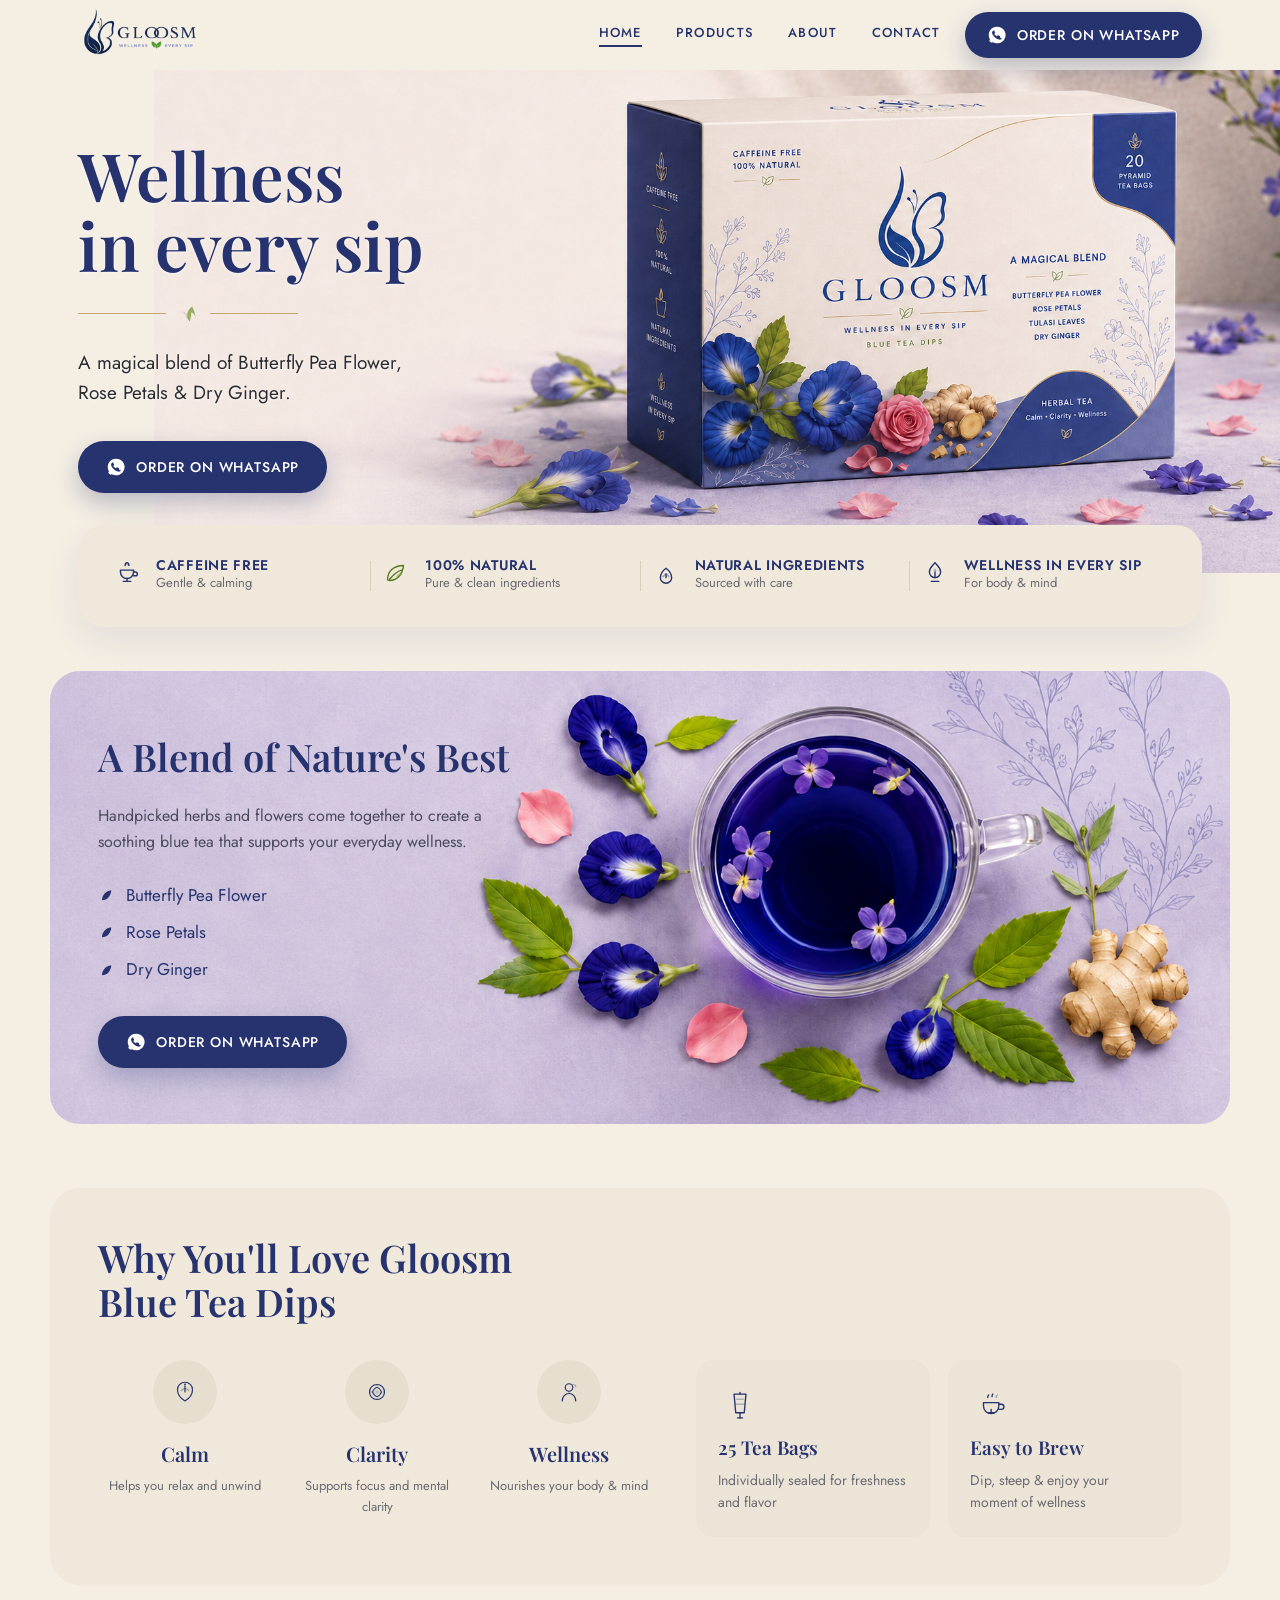
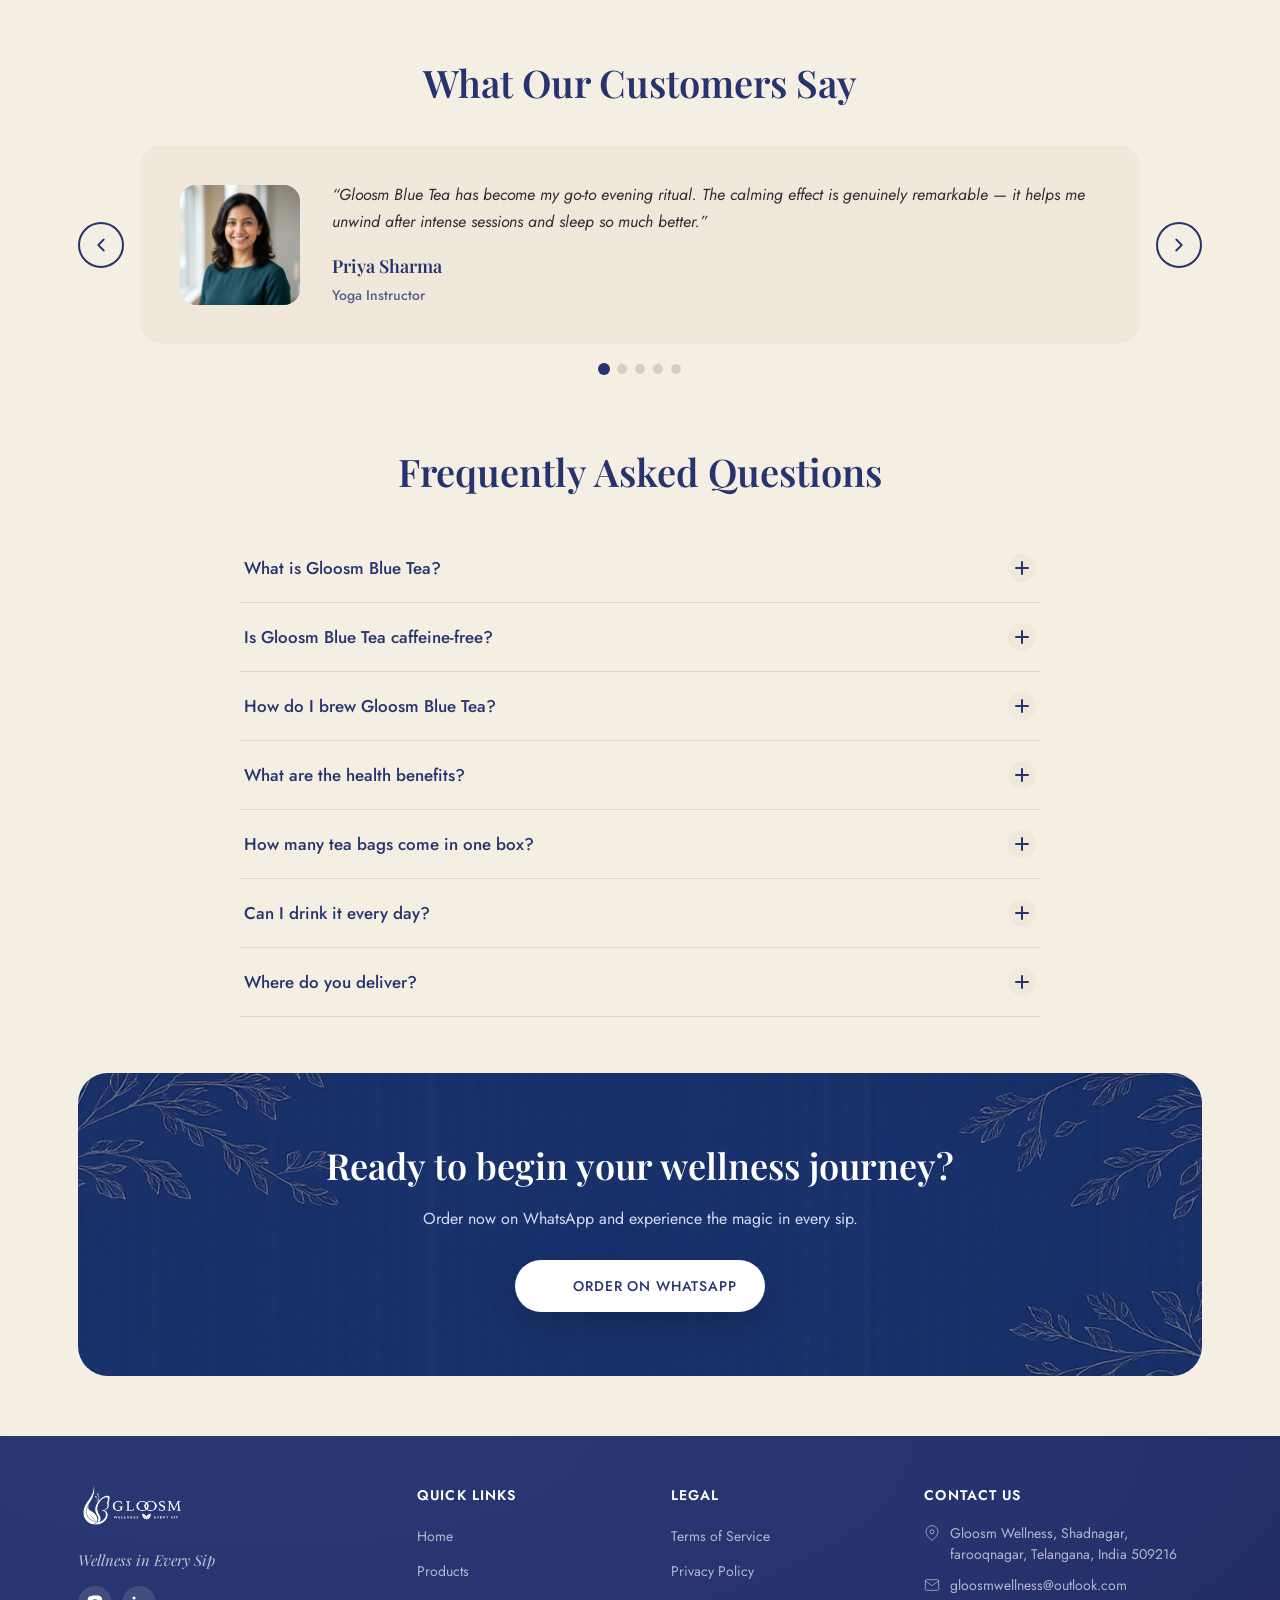
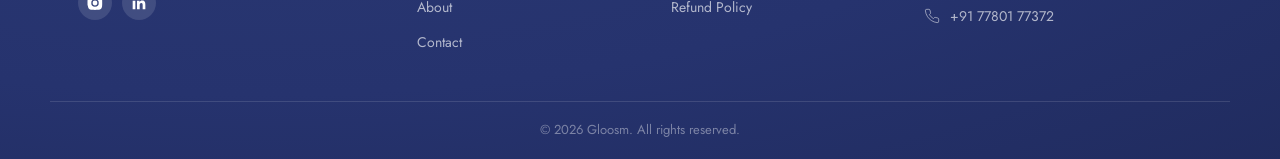
<file: index.html>
<!DOCTYPE html>
<html lang="en">

<head>
  <meta charset="UTF-8" />
  <meta name="viewport" content="width=device-width, initial-scale=1.0" />
  <title>Gloosm — Blue Tea Dips | Butterfly Pea Flower Herbal Tea India</title>
  <meta name="description"
    content="Gloosm Blue Tea Dips — a caffeine-free blend of Butterfly Pea Flower, Rose Petals, Tulasi & Dry Ginger. 100% natural herbal wellness tea. Order on WhatsApp." />
  <meta name="robots" content="index, follow" />
  <meta name="author" content="Gloosm" />
  <meta name="keywords"
    content="blue tea, butterfly pea flower tea, herbal tea India, caffeine free tea, Gloosm, aparajita tea, natural wellness tea, blue tea dips, buy blue tea online" />
  <link rel="canonical" href="https://www.gloosm.in/" />
  <link rel="icon" type="image/svg+xml" href="images/Fevicon.svg" />

  <!-- Open Graph -->
  <meta property="og:type" content="website" />
  <meta property="og:url" content="https://www.gloosm.in/" />
  <meta property="og:title" content="Gloosm — Blue Tea Dips | Butterfly Pea Flower Herbal Tea India" />
  <meta property="og:description"
    content="A caffeine-free blend of Butterfly Pea Flower, Rose Petals, Tulasi & Dry Ginger. 100% natural herbal wellness tea." />
  <meta property="og:image" content="https://www.gloosm.in/images/product-hero.png" />
  <meta property="og:site_name" content="Gloosm" />
  <meta property="og:locale" content="en_IN" />

  <!-- Twitter Card -->
  <meta name="twitter:card" content="summary_large_image" />
  <meta name="twitter:title" content="Gloosm — Blue Tea Dips | Butterfly Pea Flower Herbal Tea India" />
  <meta name="twitter:description"
    content="A caffeine-free blend of Butterfly Pea Flower, Rose Petals, Tulasi & Dry Ginger. 100% natural herbal wellness tea." />
  <meta name="twitter:image" content="https://www.gloosm.in/images/product-hero.png" />

  <link rel="preconnect" href="https://fonts.googleapis.com" />
  <link rel="preconnect" href="https://fonts.gstatic.com" crossorigin />
  <link
    href="https://fonts.googleapis.com/css2?family=Playfair+Display:wght@400;500;600;700&family=Jost:wght@300;400;500;600&display=swap"
    rel="stylesheet" />
  <link rel="stylesheet" href="styles.css" />

  <!-- JSON-LD Structured Data -->
  <script type="application/ld+json">
  {
    "@context": "https://schema.org",
    "@graph": [
      {
        "@type": "Organization",
        "@id": "https://www.gloosm.in/#organization",
        "name": "Gloosm",
        "url": "https://www.gloosm.in",
        "logo": {
          "@type": "ImageObject",
          "url": "https://www.gloosm.in/images/logoo.png"
        },
        "description": "Gloosm is an Indian wellness brand crafting caffeine-free Butterfly Pea Flower blue tea blends with Rose Petals, Tulasi Leaves & Dry Ginger.",
        "sameAs": [
          "https://www.instagram.com/gloosmbluetea/",
          "https://www.linkedin.com/company/gloosm/"
        ],
        "contactPoint": {
          "@type": "ContactPoint",
          "telephone": "+91-7780177372",
          "contactType": "customer service",
          "availableLanguage": ["English", "Hindi", "Telugu"]
        },
        "address": {
          "@type": "PostalAddress",
          "streetAddress": "Shadnagar, Farooqnagar",
          "addressLocality": "Shadnagar",
          "addressRegion": "Telangana",
          "postalCode": "509216",
          "addressCountry": "IN"
        }
      },
      {
        "@type": "WebSite",
        "@id": "https://www.gloosm.in/#website",
        "name": "Gloosm",
        "url": "https://www.gloosm.in",
        "publisher": {
          "@id": "https://www.gloosm.in/#organization"
        }
      },
      {
        "@type": "BreadcrumbList",
        "itemListElement": [
          {
            "@type": "ListItem",
            "position": 1,
            "name": "Home",
            "item": "https://www.gloosm.in/"
          }
        ]
      }
    ]
  }
  </script>
</head>

<body>

  <!-- ================= HEADER ================= -->
  <header class="site-header" id="top">
    <div class="container header-inner">
      <a href="#top" class="brand">
        <img src="images/logoo.png" alt="Gloosm Logo" class="brand-logo" />
      </a>

      <nav class="main-nav" id="mainNav">
        <a href="index.html" class="active">HOME</a>
        <a href="products.html">PRODUCTS</a>
        <a href="about.html">ABOUT</a>
        <a href="contact.html">CONTACT</a>
      </nav>

      <a href="https://wa.me/917780177372" class="btn btn-whatsapp header-cta">
        <span class="wa-icon" aria-hidden="true"></span> ORDER ON WHATSAPP
      </a>

      <button class="nav-toggle" id="navToggle" aria-label="Menu" aria-expanded="false">
        <span></span><span></span><span></span>
      </button>
    </div>
  </header>

  <!-- ================= HERO ================= -->
  <section class="hero">
    <div class="container hero-inner">
      <div class="hero-copy">
        <h1>Wellness<br />in every sip</h1>
        <div class="leaf-divider" aria-hidden="true">
          <span class="line"></span>
          <svg viewBox="0 0 24 24" width="20" height="20">
            <path d="M17 3c-3 2-6 6-6 11 0 3 1 5 3 7 1-3 2-7 2-11 3 1 5 4 5 7 0-5-2-10-4-14z" fill="#7a9a3a"
              opacity=".75" />
            <path d="M7 10c2 1 4 4 4 7" stroke="#7a9a3a" stroke-width="1" fill="none" stroke-linecap="round"
              opacity=".5" />
          </svg>
          <span class="line"></span>
        </div>
        <p>A magical blend of Butterfly Pea Flower,<br />Rose Petals &amp; Dry Ginger.</p>
        <a href="https://wa.me/917780177372" class="btn btn-whatsapp">
          <span class="wa-icon" aria-hidden="true"></span> ORDER ON WHATSAPP
        </a>
      </div>
    </div>
  </section>

  <!-- ================= FEATURE BAR ================= -->
  <section class="features">
    <div class="container feature-row">
      <div class="feature">
        <span class="feature-icon">
          <svg viewBox="0 0 32 32" width="30" height="30" fill="none" stroke="#26336E" stroke-width="1.5"
            stroke-linecap="round" stroke-linejoin="round">
            <path d="M9 14h14v2a7 7 0 0 1-14 0v-2z" />
            <path d="M23 16h2a2 2 0 0 1 0 4h-2" />
            <path d="M14 9c0-1.5 1-3 2-3s2 1.5 2 3" />
            <line x1="16" y1="23" x2="16" y2="26" />
            <line x1="12" y1="26" x2="20" y2="26" />
            <line x1="16" y1="7" x2="16" y2="9" stroke-dasharray="1 2" opacity=".5" />
          </svg>
        </span>
        <div class="feature-text">
          <h3>CAFFEINE FREE</h3>
          <p>Gentle &amp; calming</p>
        </div>
      </div>
      <span class="feature-sep"></span>
      <div class="feature">
        <span class="feature-icon">
          <svg viewBox="0 0 32 32" width="30" height="30" fill="none" stroke-width="1.5" stroke-linecap="round"
            stroke-linejoin="round">
            <path d="M7 24c0-9 7-15 17-15-1 10-7 16-15 16-1 0-2-.5-2-1z" stroke="#5a7a20" />
            <path d="M9 24c4-5 9-9 13-10" stroke="#5a7a20" />
            <path d="M22 18c-2 0-4 1-5 3" stroke="#8aaa3e" opacity=".6" />
          </svg>
        </span>
        <div class="feature-text">
          <h3>100% NATURAL</h3>
          <p>Pure &amp; clean ingredients</p>
        </div>
      </div>
      <span class="feature-sep"></span>
      <div class="feature">
        <span class="feature-icon">
          <svg viewBox="0 0 32 32" width="30" height="30" fill="none" stroke="#26336E" stroke-width="1.5"
            stroke-linecap="round" stroke-linejoin="round">
            <path d="M10 22c0-4 2-7 6-10 4 3 6 6 6 10a6 6 0 0 1-12 0z" />
            <path d="M16 22v-4" />
            <path d="M13 21c1-2 3-3 3-3s2 1 3 3" opacity=".4" />
          </svg>
        </span>
        <div class="feature-text">
          <h3>NATURAL <br class="br-narrow">INGREDIENTS</h3>
          <p>Sourced with care</p>
        </div>
      </div>
      <span class="feature-sep"></span>
      <div class="feature">
        <span class="feature-icon">
          <svg viewBox="0 0 32 32" width="30" height="30" fill="none" stroke="#26336E" stroke-width="1.5"
            stroke-linecap="round" stroke-linejoin="round">
            <path d="M16 6c-2 3-6 5-6 10a6 6 0 0 0 12 0c0-5-4-7-6-10z" />
            <path d="M16 16v6" />
            <circle cx="16" cy="14" r="1.5" fill="#26336E" stroke="none" opacity=".3" />
            <path d="M12 26h8" />
          </svg>
        </span>
        <div class="feature-text">
          <h3>WELLNESS <br class="br-narrow">IN EVERY SIP</h3>
          <p>For body &amp; mind</p>
        </div>
      </div>
    </div>
  </section>

  <!-- ================= MOBILE HERO CTA ================= -->
  <div class="mobile-hero-cta">
    <a href="https://wa.me/917780177372" class="btn btn-whatsapp">
      <span class="wa-icon" aria-hidden="true"></span> ORDER ON WHATSAPP
    </a>
  </div>

  <!-- ================= BLEND / ABOUT ================= -->
  <section class="blend" id="about">
    <div class="container blend-card">
      <div class="blend-copy">
        <h2>A Blend of Nature's Best</h2>
        <p>Handpicked herbs and flowers come together to create a soothing blue tea that supports your everyday
          wellness.</p>
        <ul class="ingredients">
          <li><span class="leaf-bullet" aria-hidden="true"></span> Butterfly Pea Flower</li>
          <li><span class="leaf-bullet" aria-hidden="true"></span> Rose Petals</li>
          <li><span class="leaf-bullet" aria-hidden="true"></span> Dry Ginger</li>
        </ul>
        <a href="https://wa.me/917780177372" class="btn btn-whatsapp">
          <span class="wa-icon" aria-hidden="true"></span> ORDER ON WHATSAPP
        </a>
      </div>
    </div>
  </section>

  <!-- ================= WHY / PRODUCT ================= -->
  <section class="why" id="product">
    <div class="container why-inner">
      <h2>Why You'll Love Gloosm<br />Blue Tea Dips</h2>

      <div class="why-grid">
        <div class="why-benefits">
          <div class="benefit">
            <span class="benefit-icon">
              <svg viewBox="0 0 40 40" width="30" height="30" fill="none" stroke="#26336E" stroke-width="1.6"
                stroke-linecap="round" stroke-linejoin="round">
                <path d="M20 32c-5-3-10-8-10-15a10 10 0 0 1 20 0c0 7-5 12-10 15z" />
                <path d="M20 12v8" />
                <path d="M15 18c2-2 5-3 5-3s3 1 5 3" opacity=".4" />
                <circle cx="20" cy="10" r="1.2" fill="#26336E" stroke="none" />
              </svg>
            </span>
            <h4>Calm</h4>
            <p>Helps you relax and unwind</p>
          </div>
          <div class="benefit">
            <span class="benefit-icon">
              <svg viewBox="0 0 40 40" width="30" height="30" fill="none" stroke="#26336E" stroke-width="1.6"
                stroke-linecap="round" stroke-linejoin="round">
                <circle cx="20" cy="20" r="10" />
                <path d="M14 20c2-4 4-6 6-6s4 2 6 6c-2 4-4 6-6 6s-4-2-6-6z" />
                <circle cx="20" cy="20" r="2.5" fill="#26336E" stroke="none" opacity=".2" />
                <path d="M20 10v2M20 28v2M10 20h2M28 20h2" opacity=".3" />
              </svg>
            </span>
            <h4>Clarity</h4>
            <p>Supports focus and mental clarity</p>
          </div>
          <div class="benefit">
            <span class="benefit-icon">
              <svg viewBox="0 0 40 40" width="30" height="30" fill="none" stroke="#26336E" stroke-width="1.6"
                stroke-linecap="round" stroke-linejoin="round">
                <circle cx="20" cy="14" r="5" />
                <path d="M11 32c0-6 4-10 9-10s9 4 9 10" />
                <path d="M20 19v3" opacity=".3" />
                <path d="M25 10c2 0 4 1 4 3" opacity=".35" />
              </svg>
            </span>
            <h4>Wellness</h4>
            <p>Nourishes your body &amp; mind</p>
          </div>
        </div>

        <div class="why-cards">
          <div class="info-card">
            <span class="info-icon">
              <svg viewBox="0 0 40 40" width="34" height="34" fill="none" stroke="#26336E" stroke-width="1.6"
                stroke-linecap="round" stroke-linejoin="round">
                <path d="M13 6h14l-2 22H15z" />
                <path d="M16 12h8" opacity=".3" />
                <path d="M15 18h10" opacity=".3" />
                <path d="M20 6v-2" />
                <path d="M17 34h6" />
                <path d="M20 28v6" />
              </svg>
            </span>
            <h4>25 Tea Bags</h4>
            <p>Individually sealed for freshness and flavor</p>
          </div>
          <div class="info-card">
            <span class="info-icon">
              <svg viewBox="0 0 40 40" width="34" height="34" fill="none" stroke="#26336E" stroke-width="1.6"
                stroke-linecap="round" stroke-linejoin="round">
                <path d="M10 16h18v4a9 9 0 0 1-18 0v-4z" />
                <path d="M28 18h3a3 3 0 0 1 0 6h-3" />
                <path d="M15 10c0-2 1-3 1-3" />
                <path d="M20 9c0-2 1-3 1-3" />
                <path d="M25 10c0-2 1-3 1-3" opacity=".4" />
                <path d="M16 28h6" />
                <path d="M19 24v4" />
              </svg>
            </span>
            <h4>Easy to Brew</h4>
            <p>Dip, steep &amp; enjoy your moment of wellness</p>
          </div>
        </div>
      </div>
    </div>
  </section>

  <!-- ================= REVIEWS ================= -->
  <section class="reviews" id="reviews">
    <div class="container">
      <h2 class="section-heading">What Our Customers Say</h2>
      <div class="reviews-carousel">
        <button class="carousel-arrow carousel-prev" aria-label="Previous review">
          <svg viewBox="0 0 24 24" width="22" height="22" fill="none" stroke="currentColor" stroke-width="2"
            stroke-linecap="round" stroke-linejoin="round">
            <polyline points="15 18 9 12 15 6" />
          </svg>
        </button>
        <div class="carousel-track-wrapper">
          <div class="carousel-track">
            <div class="review-card">
              <div class="review-photo"><img src="images/reviewer-1.png" alt="Priya Sharma" /></div>
              <div class="review-body">
                <p class="review-text">&ldquo;Gloosm Blue Tea has become my go-to evening ritual. The calming effect is
                  genuinely remarkable — it helps me unwind after intense sessions and sleep so much better.&rdquo;</p>
                <h4 class="review-name">Priya Sharma</h4>
                <span class="review-role">Yoga Instructor</span>
              </div>
            </div>
            <div class="review-card">
              <div class="review-photo"><img src="images/reviewer-2.png" alt="Arjun Mehta" /></div>
              <div class="review-body">
                <p class="review-text">&ldquo;I was skeptical at first, but this tea actually helps with my focus during
                  long coding sessions. Plus, the blue color is just mesmerizing!&rdquo;</p>
                <h4 class="review-name">Arjun Mehta</h4>
                <span class="review-role">Software Engineer</span>
              </div>
            </div>
            <div class="review-card">
              <div class="review-photo"><img src="images/reviewer-3.png" alt="Ananya Reddy" /></div>
              <div class="review-body">
                <p class="review-text">&ldquo;As a nutritionist, I'm very particular about what I recommend. Gloosm
                  ticks all the boxes — caffeine-free, 100% natural, and genuinely beneficial.&rdquo;</p>
                <h4 class="review-name">Ananya Reddy</h4>
                <span class="review-role">Nutritionist</span>
              </div>
            </div>
            <div class="review-card">
              <div class="review-photo"><img src="images/reviewer-4.png" alt="Vikram Patel" /></div>
              <div class="review-body">
                <p class="review-text">&ldquo;Recovery is everything in fitness. This tea helps me relax and recover
                  better after tough workout days. The natural ingredients make it a guilt-free choice.&rdquo;</p>
                <h4 class="review-name">Vikram Patel</h4>
                <span class="review-role">Fitness Coach</span>
              </div>
            </div>
            <div class="review-card">
              <div class="review-photo"><img src="images/reviewer-5.png" alt="Sneha Iyer" /></div>
              <div class="review-body">
                <p class="review-text">&ldquo;I've tried dozens of herbal teas and Gloosm stands out. The blend of
                  butterfly pea flower with rose petals creates such a beautiful, soothing experience.&rdquo;</p>
                <h4 class="review-name">Sneha Iyer</h4>
                <span class="review-role">Wellness Blogger</span>
              </div>
            </div>
          </div>
        </div>
        <button class="carousel-arrow carousel-next" aria-label="Next review">
          <svg viewBox="0 0 24 24" width="22" height="22" fill="none" stroke="currentColor" stroke-width="2"
            stroke-linecap="round" stroke-linejoin="round">
            <polyline points="9 18 15 12 9 6" />
          </svg>
        </button>
      </div>
      <div class="carousel-dots"></div>
    </div>
  </section>

  <!-- ================= FAQ ================= -->
  <section class="faq" id="faq">
    <div class="container">
      <h2 class="section-heading">Frequently Asked Questions</h2>
      <div class="faq-list">
        <div class="faq-item">
          <button class="faq-question">
            <span>What is Gloosm Blue Tea?</span>
            <span class="faq-icon"></span>
          </button>
          <div class="faq-answer">
            <div class="faq-answer-inner">
              <p>Gloosm Blue Tea is a premium herbal tea made from a blend of Butterfly Pea Flower, Rose Petals, Tulasi
                Leaves, and Dry Ginger. It's 100% natural, caffeine-free, and designed to support your everyday
                wellness.</p>
            </div>
          </div>
        </div>
        <div class="faq-item">
          <button class="faq-question">
            <span>Is Gloosm Blue Tea caffeine-free?</span>
            <span class="faq-icon"></span>
          </button>
          <div class="faq-answer">
            <div class="faq-answer-inner">
              <p>Yes! Gloosm Blue Tea is completely caffeine-free, making it perfect for any time of day — morning,
                afternoon, or before bedtime. You can enjoy it without worrying about disrupting your sleep.</p>
            </div>
          </div>
        </div>
        <div class="faq-item">
          <button class="faq-question">
            <span>How do I brew Gloosm Blue Tea?</span>
            <span class="faq-icon"></span>
          </button>
          <div class="faq-answer">
            <div class="faq-answer-inner">
              <p>Simply dip one tea bag in a cup of hot water (80–90°C) and steep for 3–5 minutes. Watch the water turn
                a beautiful blue! You can add honey or lemon for extra flavour.</p>
            </div>
          </div>
        </div>
        <div class="faq-item">
          <button class="faq-question">
            <span>What are the health benefits?</span>
            <span class="faq-icon"></span>
          </button>
          <div class="faq-answer">
            <div class="faq-answer-inner">
              <p>Gloosm Blue Tea supports mental clarity, promotes relaxation, aids digestion, and is rich in
                antioxidants. The butterfly pea flower is known for its anti-inflammatory and stress-relieving
                properties.</p>
            </div>
          </div>
        </div>
        <div class="faq-item">
          <button class="faq-question">
            <span>How many tea bags come in one box?</span>
            <span class="faq-icon"></span>
          </button>
          <div class="faq-answer">
            <div class="faq-answer-inner">
              <p>Each box contains 25 individually sealed tea bags to ensure maximum freshness and flavour in every sip.
              </p>
            </div>
          </div>
        </div>
        <div class="faq-item">
          <button class="faq-question">
            <span>Can I drink it every day?</span>
            <span class="faq-icon"></span>
          </button>
          <div class="faq-answer">
            <div class="faq-answer-inner">
              <p>Absolutely! Gloosm Blue Tea is made from all-natural ingredients and is safe for daily consumption.
                Many of our customers enjoy 2–3 cups throughout the day.</p>
            </div>
          </div>
        </div>
        <div class="faq-item">
          <button class="faq-question">
            <span>Where do you deliver?</span>
            <span class="faq-icon"></span>
          </button>
          <div class="faq-answer">
            <div class="faq-answer-inner">
              <p>We currently deliver across India. You can place your order directly through WhatsApp and we'll arrange
                delivery to your doorstep.</p>
            </div>
          </div>
        </div>
      </div>
    </div>
  </section>

  <!-- ================= CTA ================= -->
  <section class="cta" id="contact">
    <div class="container">
      <div class="cta-card">
        <h2>Ready to begin your wellness journey?</h2>
        <p>Order now on WhatsApp and experience the magic in every sip.</p>
        <a href="https://wa.me/917780177372" class="btn btn-whatsapp btn-light">
          <span class="wa-icon wa-icon-green" aria-hidden="true"></span> ORDER ON WHATSAPP
        </a>
      </div>
    </div>
  </section>

  <!-- ================= FOOTER ================= -->
  <footer class="site-footer">
    <div class="container footer-grid">
      <!-- Column 1: Logo + Tagline + Social -->
      <div class="footer-brand-col">
        <a href="index.html" class="brand footer-brand">
          <img src="images/logoo.png" alt="Gloosm Logo" class="brand-logo" />
        </a>
        <p class="footer-tagline">Wellness in Every Sip</p>
        <div class="footer-social">
          <a href="https://www.instagram.com/gloosmbluetea/" target="_blank" rel="noopener noreferrer" class="social"
            aria-label="Instagram">
            <svg viewBox="0 0 24 24" width="18" height="18" fill="#26336E">
              <path
                d="M12 2c2.7 0 3 0 4.1.1 1 .1 1.7.2 2.3.5.6.2 1.1.5 1.6 1s.8 1 1 1.6c.2.6.4 1.3.5 2.3.1 1.1.1 1.4.1 4.1s0 3-.1 4.1c-.1 1-.2 1.7-.5 2.3-.2.6-.5 1.1-1 1.6s-1 .8-1.6 1c-.6.2-1.3.4-2.3.5-1.1.1-1.4.1-4.1.1s-3 0-4.1-.1c-1-.1-1.7-.2-2.3-.5-.6-.2-1.1-.5-1.6-1s-.8-1-1-1.6c-.3-.6-.4-1.3-.5-2.3C2 15 2 14.7 2 12s0-3 .1-4.1c.1-1 .2-1.7.5-2.3.2-.6.5-1.1 1-1.6s1-.8 1.6-1c.6-.3 1.3-.4 2.3-.5C8.7 2 9 2 12 2zm0 5a5 5 0 1 0 0 10 5 5 0 0 0 0-10zm0 8.2a3.2 3.2 0 1 1 0-6.4 3.2 3.2 0 0 1 0 6.4zm5.2-8.4a1.2 1.2 0 1 1-2.4 0 1.2 1.2 0 0 1 2.4 0z" />
            </svg>
          </a>
          <a href="https://www.linkedin.com/company/gloosm/" target="_blank" rel="noopener noreferrer" class="social"
            aria-label="LinkedIn">
            <svg viewBox="0 0 24 24" width="18" height="18" fill="#26336E">
              <path
                d="M20.45 20.45h-3.55v-5.57c0-1.33-.02-3.04-1.85-3.04-1.85 0-2.14 1.45-2.14 2.94v5.67H9.36V9h3.41v1.56h.05c.48-.9 1.64-1.85 3.37-1.85 3.6 0 4.27 2.37 4.27 5.46v6.28zM5.34 7.43a2.06 2.06 0 1 1 0-4.12 2.06 2.06 0 0 1 0 4.12zM7.12 20.45H3.56V9h3.56v11.45z" />
            </svg>
          </a>
        </div>
      </div>

      <!-- Column 2: Quick Links -->
      <div class="footer-col">
        <h4>Quick Links</h4>
        <ul>
          <li><a href="index.html">Home</a></li>
          <li><a href="products.html">Products</a></li>
          <li><a href="about.html">About</a></li>
          <li><a href="contact.html">Contact</a></li>
        </ul>
      </div>

      <!-- Column 3: Legal -->
      <div class="footer-col">
        <h4>Legal</h4>
        <ul>
          <li><a href="terms.html">Terms of Service</a></li>
          <li><a href="privacy.html">Privacy Policy</a></li>
          <li><a href="refund.html">Refund Policy</a></li>
        </ul>
      </div>

      <!-- Column 4: Contact Us -->
      <div class="footer-col">
        <h4>Contact Us</h4>
        <ul class="footer-contact">
          <li>
            <svg viewBox="0 0 24 24" width="16" height="16" fill="none" stroke="currentColor" stroke-width="1.5">
              <path d="M21 10c0 7-9 13-9 13s-9-6-9-13a9 9 0 0 1 18 0z" />
              <circle cx="12" cy="10" r="3" />
            </svg>
            <span>Gloosm Wellness, Shadnagar, farooqnagar, Telangana, India 509216</span>
          </li>
          <li>
            <svg viewBox="0 0 24 24" width="16" height="16" fill="none" stroke="currentColor" stroke-width="1.5">
              <path d="M4 4h16c1.1 0 2 .9 2 2v12c0 1.1-.9 2-2 2H4c-1.1 0-2-.9-2-2V6c0-1.1.9-2 2-2z" />
              <polyline points="22,6 12,13 2,6" />
            </svg>
            <span>gloosmwellness@outlook.com</span>
          </li>
          <li>
            <svg viewBox="0 0 24 24" width="16" height="16" fill="none" stroke="currentColor" stroke-width="1.5">
              <path
                d="M22 16.92v3a2 2 0 0 1-2.18 2 19.79 19.79 0 0 1-8.63-3.07 19.5 19.5 0 0 1-6-6 19.79 19.79 0 0 1-3.07-8.67A2 2 0 0 1 4.11 2h3a2 2 0 0 1 2 1.72c.127.96.361 1.903.7 2.81a2 2 0 0 1-.45 2.11L8.09 9.91a16 16 0 0 0 6 6l1.27-1.27a2 2 0 0 1 2.11-.45c.907.339 1.85.573 2.81.7A2 2 0 0 1 22 16.92z" />
            </svg>
            <span>+91 77801 77372</span>
          </li>
        </ul>
      </div>
    </div>
    <div class="container footer-bottom">
      <p>&copy; 2026 Gloosm. All rights reserved.</p>
    </div>
  </footer>

  <script src="script.js"></script>
</body>

</html>
</file>
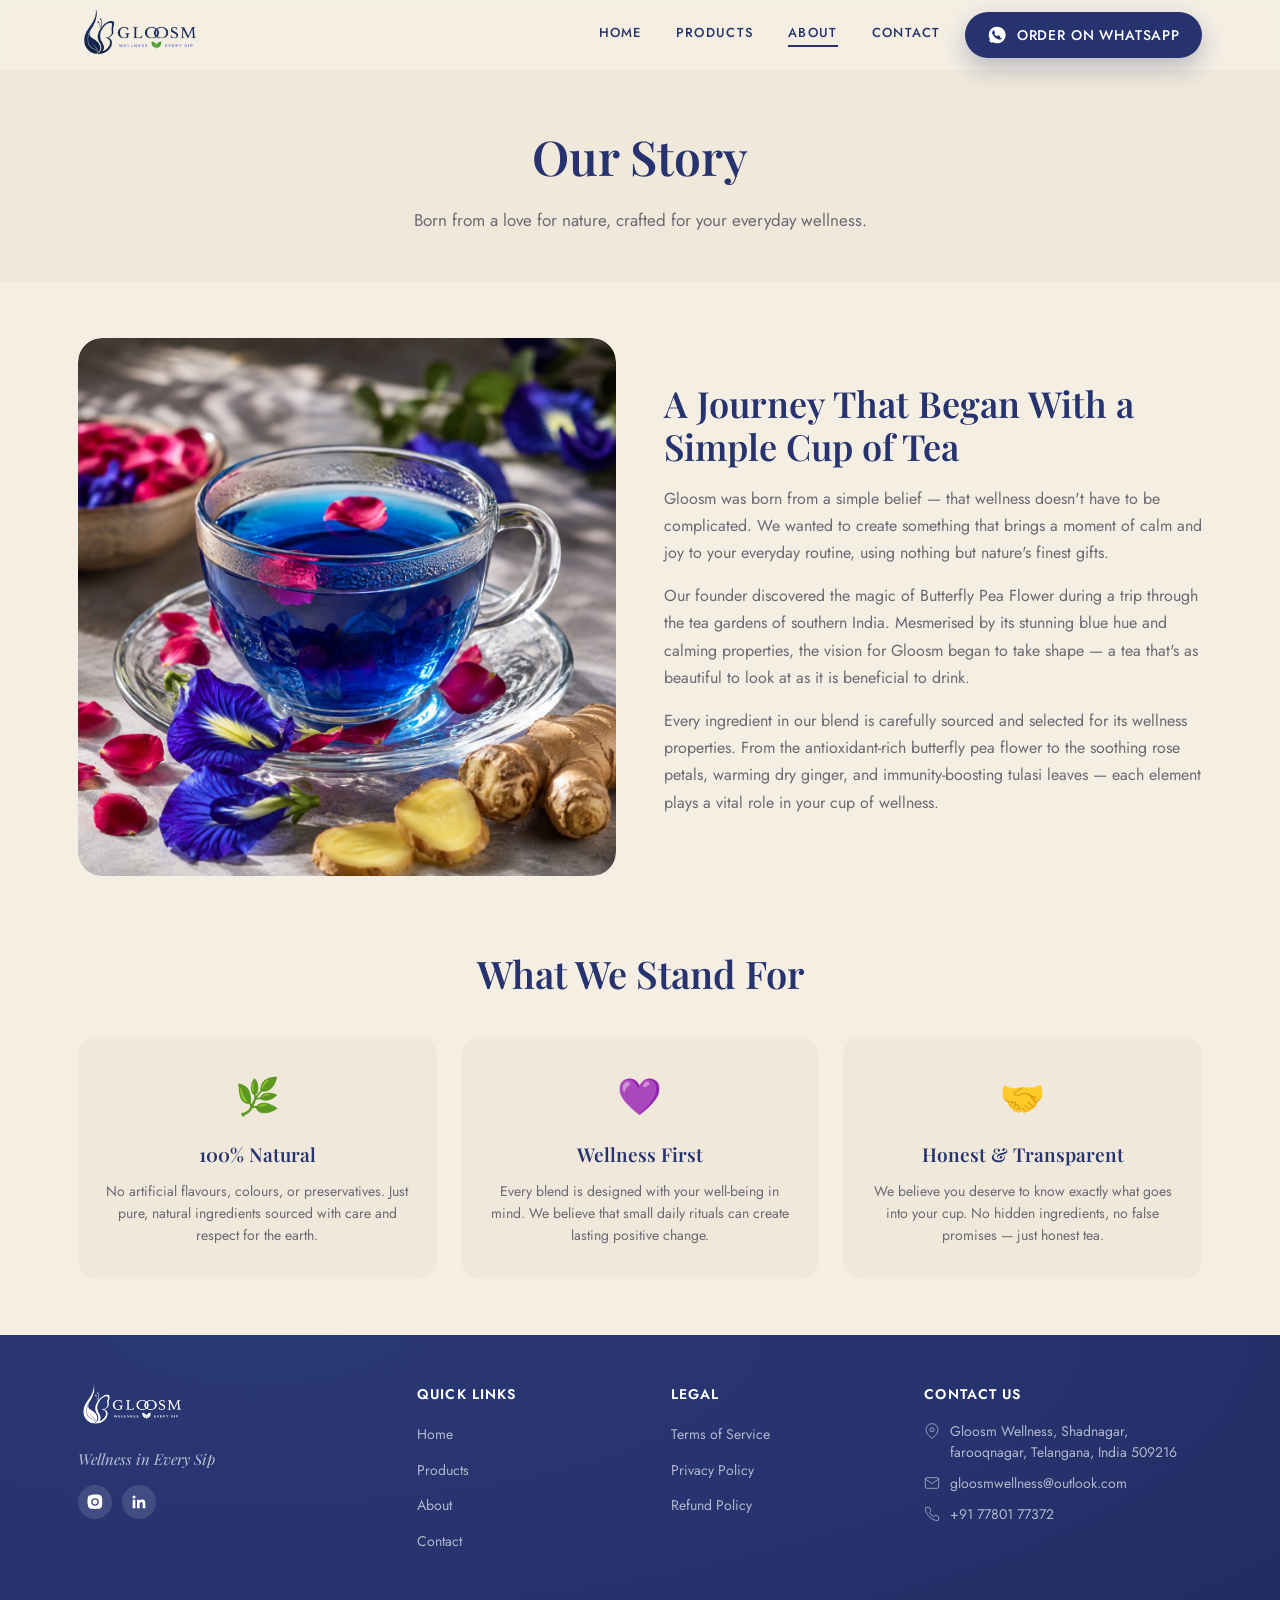
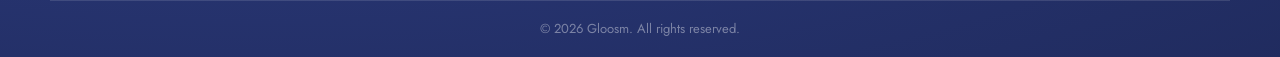
<file: about.html>
<!DOCTYPE html>
<html lang="en">

<head>
  <meta charset="UTF-8" />
  <meta name="viewport" content="width=device-width, initial-scale=1.0" />
  <title>About Gloosm — Our Blue Tea Story | Natural Wellness Brand India</title>
  <meta name="description"
    content="Discover Gloosm's journey — a wellness brand crafting caffeine-free Butterfly Pea Flower blue tea blends with Rose Petals, Tulasi & Dry Ginger for everyday wellness." />
  <meta name="robots" content="index, follow" />
  <meta name="author" content="Gloosm" />
  <meta name="keywords"
    content="Gloosm brand, blue tea brand India, natural wellness tea, aparajita tea, butterfly pea flower tea brand, herbal tea company India, about Gloosm" />
  <link rel="canonical" href="https://www.gloosm.in/about.html" />
  <link rel="icon" type="image/svg+xml" href="images/Fevicon.svg" />

  <!-- Open Graph -->
  <meta property="og:type" content="website" />
  <meta property="og:url" content="https://www.gloosm.in/about.html" />
  <meta property="og:title" content="About Gloosm — Our Blue Tea Story | Natural Wellness Brand India" />
  <meta property="og:description"
    content="Discover Gloosm — a wellness brand crafting caffeine-free Butterfly Pea Flower blue tea for everyday wellness." />
  <meta property="og:image" content="https://www.gloosm.in/images/product-hero.png" />
  <meta property="og:site_name" content="Gloosm" />
  <meta property="og:locale" content="en_IN" />

  <!-- Twitter Card -->
  <meta name="twitter:card" content="summary_large_image" />
  <meta name="twitter:title" content="About Gloosm — Our Blue Tea Story | Natural Wellness Brand India" />
  <meta name="twitter:description"
    content="Discover Gloosm — a wellness brand crafting caffeine-free Butterfly Pea Flower blue tea for everyday wellness." />
  <meta name="twitter:image" content="https://www.gloosm.in/images/product-hero.png" />

  <link rel="preconnect" href="https://fonts.googleapis.com" />
  <link rel="preconnect" href="https://fonts.gstatic.com" crossorigin />
  <link
    href="https://fonts.googleapis.com/css2?family=Playfair+Display:wght@400;500;600;700&family=Jost:wght@300;400;500;600&display=swap"
    rel="stylesheet" />
  <link rel="stylesheet" href="styles.css" />
  <link rel="stylesheet" href="pages.css" />

  <!-- JSON-LD Structured Data -->
  <script type="application/ld+json">
  {
    "@context": "https://schema.org",
    "@graph": [
      {
        "@type": "Organization",
        "@id": "https://www.gloosm.in/#organization",
        "name": "Gloosm",
        "url": "https://www.gloosm.in",
        "logo": {
          "@type": "ImageObject",
          "url": "https://www.gloosm.in/images/logoo.png"
        },
        "description": "Gloosm is an Indian wellness brand born from a simple belief — that wellness doesn't have to be complicated. We craft caffeine-free Butterfly Pea Flower blue tea blends with Rose Petals, Tulasi Leaves & Dry Ginger.",
        "foundingDate": "2026",
        "sameAs": [
          "https://www.instagram.com/gloosmbluetea/",
          "https://www.linkedin.com/company/gloosm/"
        ],
        "contactPoint": {
          "@type": "ContactPoint",
          "telephone": "+91-7780177372",
          "contactType": "customer service",
          "availableLanguage": ["English", "Hindi", "Telugu"]
        },
        "address": {
          "@type": "PostalAddress",
          "streetAddress": "Shadnagar, Farooqnagar",
          "addressLocality": "Shadnagar",
          "addressRegion": "Telangana",
          "postalCode": "509216",
          "addressCountry": "IN"
        }
      },
      {
        "@type": "BreadcrumbList",
        "itemListElement": [
          {
            "@type": "ListItem",
            "position": 1,
            "name": "Home",
            "item": "https://www.gloosm.in/"
          },
          {
            "@type": "ListItem",
            "position": 2,
            "name": "About",
            "item": "https://www.gloosm.in/about.html"
          }
        ]
      }
    ]
  }
  </script>
</head>

<body>

  <!-- HEADER -->
  <header class="site-header" id="top">
    <div class="container header-inner">
      <a href="index.html" class="brand"><img src="images/logoo.png" alt="Gloosm Logo" class="brand-logo" /></a>
      <nav class="main-nav" id="mainNav">
        <a href="index.html">HOME</a>
        <a href="products.html">PRODUCTS</a>
        <a href="about.html" class="active">ABOUT</a>
        <a href="contact.html">CONTACT</a>
      </nav>
      <a href="https://wa.me/917780177372" class="btn btn-whatsapp header-cta"><span class="wa-icon"
          aria-hidden="true"></span> ORDER ON WHATSAPP</a>
      <button class="nav-toggle" id="navToggle" aria-label="Menu"
        aria-expanded="false"><span></span><span></span><span></span></button>
    </div>
  </header>

  <!-- PAGE HERO -->
  <section class="page-hero">
    <div class="container">
      <h1>Our Story</h1>
      <p>Born from a love for nature, crafted for your everyday wellness.</p>
    </div>
  </section>

  <!-- STORY -->
  <section class="about-story">
    <div class="container about-story-inner">
      <div class="about-story-img">
        <img src="images/About Profile.jpeg" alt="Gloosm Blue Tea ingredients" />
      </div>
      <div class="about-story-copy">
        <h2>A Journey That Began With a Simple Cup of Tea</h2>
        <p>Gloosm was born from a simple belief — that wellness doesn't have to be complicated. We wanted to create
          something that brings a moment of calm and joy to your everyday routine, using nothing but nature's finest
          gifts.</p>
        <p>Our founder discovered the magic of Butterfly Pea Flower during a trip through the tea gardens of southern
          India. Mesmerised by its stunning blue hue and calming properties, the vision for Gloosm began to take shape —
          a tea that's as beautiful to look at as it is beneficial to drink.</p>
        <p>Every ingredient in our blend is carefully sourced and selected for its wellness properties. From the
          antioxidant-rich butterfly pea flower to the soothing rose petals, warming dry ginger, and immunity-boosting
          tulasi leaves — each element plays a vital role in your cup of wellness.</p>
      </div>
    </div>
  </section>

  <!-- VALUES -->
  <section class="about-values">
    <div class="container">
      <h2 class="section-heading">What We Stand For</h2>
      <div class="values-grid">
        <div class="value-card">
          <span class="value-emoji">🌿</span>
          <h4>100% Natural</h4>
          <p>No artificial flavours, colours, or preservatives. Just pure, natural ingredients sourced with care and
            respect for the earth.</p>
        </div>
        <div class="value-card">
          <span class="value-emoji">💜</span>
          <h4>Wellness First</h4>
          <p>Every blend is designed with your well-being in mind. We believe that small daily rituals can create
            lasting positive change.</p>
        </div>
        <div class="value-card">
          <span class="value-emoji">🤝</span>
          <h4>Honest & Transparent</h4>
          <p>We believe you deserve to know exactly what goes into your cup. No hidden ingredients, no false promises —
            just honest tea.</p>
        </div>
      </div>
    </div>
  </section>

  <!-- FOOTER -->
  <footer class="site-footer">
    <div class="container footer-grid">
      <div class="footer-brand-col">
        <a href="index.html" class="brand footer-brand"><img src="images/logoo.png" alt="Gloosm Logo"
            class="brand-logo" /></a>
        <p class="footer-tagline">Wellness in Every Sip</p>
        <div class="footer-social">
          <a href="https://www.instagram.com/gloosmbluetea/" target="_blank" rel="noopener noreferrer" class="social"
            aria-label="Instagram"><svg viewBox="0 0 24 24" width="18" height="18" fill="#26336E">
              <path
                d="M12 2c2.7 0 3 0 4.1.1 1 .1 1.7.2 2.3.5.6.2 1.1.5 1.6 1s.8 1 1 1.6c.2.6.4 1.3.5 2.3.1 1.1.1 1.4.1 4.1s0 3-.1 4.1c-.1 1-.2 1.7-.5 2.3-.2.6-.5 1.1-1 1.6s-1 .8-1.6 1c-.6.2-1.3.4-2.3.5-1.1.1-1.4.1-4.1.1s-3 0-4.1-.1c-1-.1-1.7-.2-2.3-.5-.6-.2-1.1-.5-1.6-1s-.8-1-1-1.6c-.3-.6-.4-1.3-.5-2.3C2 15 2 14.7 2 12s0-3 .1-4.1c.1-1 .2-1.7.5-2.3.2-.6.5-1.1 1-1.6s1-.8 1.6-1c.6-.3 1.3-.4 2.3-.5C8.7 2 9 2 12 2zm0 5a5 5 0 1 0 0 10 5 5 0 0 0 0-10zm0 8.2a3.2 3.2 0 1 1 0-6.4 3.2 3.2 0 0 1 0 6.4zm5.2-8.4a1.2 1.2 0 1 1-2.4 0 1.2 1.2 0 0 1 2.4 0z" />
            </svg></a>
          <a href="https://www.linkedin.com/company/gloosm/" target="_blank" rel="noopener noreferrer" class="social"
            aria-label="LinkedIn"><svg viewBox="0 0 24 24" width="18" height="18" fill="#26336E">
              <path
                d="M20.45 20.45h-3.55v-5.57c0-1.33-.02-3.04-1.85-3.04-1.85 0-2.14 1.45-2.14 2.94v5.67H9.36V9h3.41v1.56h.05c.48-.9 1.64-1.85 3.37-1.85 3.6 0 4.27 2.37 4.27 5.46v6.28zM5.34 7.43a2.06 2.06 0 1 1 0-4.12 2.06 2.06 0 0 1 0 4.12zM7.12 20.45H3.56V9h3.56v11.45z" />
            </svg></a>
        </div>
      </div>
      <div class="footer-col">
        <h4>Quick Links</h4>
        <ul>
          <li><a href="index.html">Home</a></li>
          <li><a href="products.html">Products</a></li>
          <li><a href="about.html">About</a></li>
          <li><a href="contact.html">Contact</a></li>
        </ul>
      </div>
      <div class="footer-col">
        <h4>Legal</h4>
        <ul>
          <li><a href="terms.html">Terms of Service</a></li>
          <li><a href="privacy.html">Privacy Policy</a></li>
          <li><a href="refund.html">Refund Policy</a></li>
        </ul>
      </div>
      <div class="footer-col">
        <h4>Contact Us</h4>
        <ul class="footer-contact">
          <li><svg viewBox="0 0 24 24" width="16" height="16" fill="none" stroke="currentColor" stroke-width="1.5">
              <path d="M21 10c0 7-9 13-9 13s-9-6-9-13a9 9 0 0 1 18 0z" />
              <circle cx="12" cy="10" r="3" />
            </svg><span>Gloosm Wellness, Shadnagar, farooqnagar, Telangana, India 509216</span></li>
          <li><svg viewBox="0 0 24 24" width="16" height="16" fill="none" stroke="currentColor" stroke-width="1.5">
              <path d="M4 4h16c1.1 0 2 .9 2 2v12c0 1.1-.9 2-2 2H4c-1.1 0-2-.9-2-2V6c0-1.1.9-2 2-2z" />
              <polyline points="22,6 12,13 2,6" />
            </svg><span>gloosmwellness@outlook.com</span></li>
          <li><svg viewBox="0 0 24 24" width="16" height="16" fill="none" stroke="currentColor" stroke-width="1.5">
              <path
                d="M22 16.92v3a2 2 0 0 1-2.18 2 19.79 19.79 0 0 1-8.63-3.07 19.5 19.5 0 0 1-6-6 19.79 19.79 0 0 1-3.07-8.67A2 2 0 0 1 4.11 2h3a2 2 0 0 1 2 1.72c.127.96.361 1.903.7 2.81a2 2 0 0 1-.45 2.11L8.09 9.91a16 16 0 0 0 6 6l1.27-1.27a2 2 0 0 1 2.11-.45c.907.339 1.85.573 2.81.7A2 2 0 0 1 22 16.92z" />
            </svg><span>+91 77801 77372</span></li>
        </ul>
      </div>
    </div>
    <div class="container footer-bottom">
      <p>&copy; 2026 Gloosm. All rights reserved.</p>
    </div>
  </footer>

  <script src="script.js"></script>
</body>

</html>
</file>
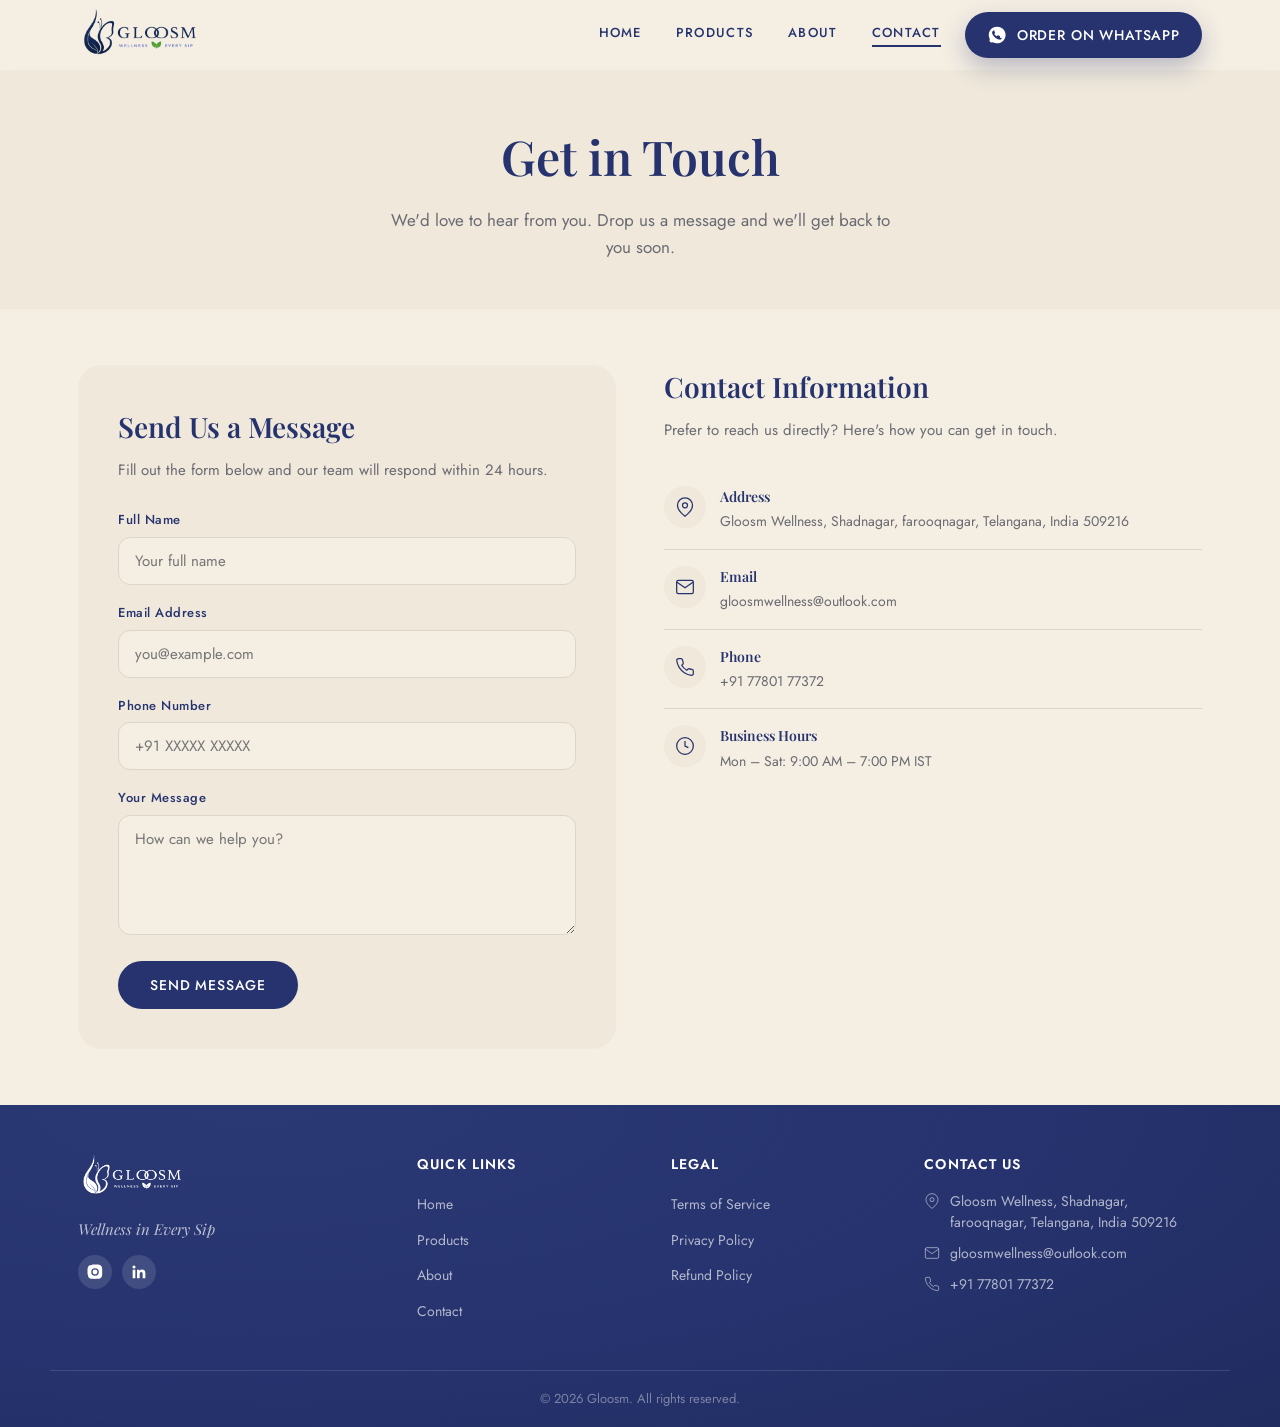
<file: contact.html>
<!DOCTYPE html>
<html lang="en">

<head>
  <meta charset="UTF-8" />
  <meta name="viewport" content="width=device-width, initial-scale=1.0" />
  <title>Contact Gloosm — Get in Touch | Blue Tea Enquiries & Orders</title>
  <meta name="description"
    content="Reach out to the Gloosm team for orders, questions, or bulk enquiries. Contact us via WhatsApp, email, or the form below. We respond within 24 hours." />
  <meta name="robots" content="index, follow" />
  <meta name="author" content="Gloosm" />
  <meta name="keywords"
    content="contact Gloosm, blue tea order WhatsApp, blue tea enquiry, Gloosm customer support, buy blue tea Hyderabad Telangana" />
  <link rel="canonical" href="https://www.gloosm.in/contact.html" />
  <link rel="icon" type="image/svg+xml" href="images/Fevicon.svg" />

  <!-- Open Graph -->
  <meta property="og:type" content="website" />
  <meta property="og:url" content="https://www.gloosm.in/contact.html" />
  <meta property="og:title" content="Contact Gloosm — Get in Touch | Blue Tea Enquiries & Orders" />
  <meta property="og:description"
    content="Reach out to the Gloosm team for orders, questions, or bulk enquiries. Contact us via WhatsApp or email." />
  <meta property="og:image" content="https://www.gloosm.in/images/product-hero.png" />
  <meta property="og:site_name" content="Gloosm" />
  <meta property="og:locale" content="en_IN" />

  <!-- Twitter Card -->
  <meta name="twitter:card" content="summary_large_image" />
  <meta name="twitter:title" content="Contact Gloosm — Get in Touch | Blue Tea Enquiries & Orders" />
  <meta name="twitter:description"
    content="Reach out to the Gloosm team for orders, questions, or bulk enquiries. Contact us via WhatsApp or email." />
  <meta name="twitter:image" content="https://www.gloosm.in/images/product-hero.png" />

  <link rel="preconnect" href="https://fonts.googleapis.com" />
  <link rel="preconnect" href="https://fonts.gstatic.com" crossorigin />
  <link
    href="https://fonts.googleapis.com/css2?family=Playfair+Display:wght@400;500;600;700&family=Jost:wght@300;400;500;600&display=swap"
    rel="stylesheet" />
  <link rel="stylesheet" href="styles.css" />
  <link rel="stylesheet" href="pages.css" />

  <!-- JSON-LD Structured Data -->
  <script type="application/ld+json">
  {
    "@context": "https://schema.org",
    "@graph": [
      {
        "@type": "LocalBusiness",
        "@id": "https://www.gloosm.in/#localbusiness",
        "name": "Gloosm Wellness",
        "url": "https://www.gloosm.in/contact.html",
        "logo": "https://www.gloosm.in/images/logoo.png",
        "image": "https://www.gloosm.in/images/product-hero.png",
        "telephone": "+91-7780177372",
        "email": "gloosmwellness@outlook.com",
        "address": {
          "@type": "PostalAddress",
          "streetAddress": "Shadnagar, Farooqnagar",
          "addressLocality": "Shadnagar",
          "addressRegion": "Telangana",
          "postalCode": "509216",
          "addressCountry": "IN"
        },
        "openingHoursSpecification": [
          {
            "@type": "OpeningHoursSpecification",
            "dayOfWeek": ["Monday", "Tuesday", "Wednesday", "Thursday", "Friday", "Saturday"],
            "opens": "09:00",
            "closes": "19:00"
          }
        ],
        "priceRange": "₹"
      },
      {
        "@type": "BreadcrumbList",
        "itemListElement": [
          {
            "@type": "ListItem",
            "position": 1,
            "name": "Home",
            "item": "https://www.gloosm.in/"
          },
          {
            "@type": "ListItem",
            "position": 2,
            "name": "Contact",
            "item": "https://www.gloosm.in/contact.html"
          }
        ]
      }
    ]
  }
  </script>
</head>

<body>

  <!-- HEADER -->
  <header class="site-header" id="top">
    <div class="container header-inner">
      <a href="index.html" class="brand"><img src="images/logoo.png" alt="Gloosm Logo" class="brand-logo" /></a>
      <nav class="main-nav" id="mainNav">
        <a href="index.html">HOME</a>
        <a href="products.html">PRODUCTS</a>
        <a href="about.html">ABOUT</a>
        <a href="contact.html" class="active">CONTACT</a>
      </nav>
      <a href="https://wa.me/917780177372" class="btn btn-whatsapp header-cta"><span class="wa-icon"
          aria-hidden="true"></span> ORDER ON WHATSAPP</a>
      <button class="nav-toggle" id="navToggle" aria-label="Menu"
        aria-expanded="false"><span></span><span></span><span></span></button>
    </div>
  </header>

  <!-- PAGE HERO -->
  <section class="page-hero">
    <div class="container">
      <h1>Get in Touch</h1>
      <p>We'd love to hear from you. Drop us a message and we'll get back to you soon.</p>
    </div>
  </section>

  <!-- CONTACT SECTION -->
  <section class="contact-section">
    <div class="container contact-grid">
      <div class="contact-form-card">
        <h2>Send Us a Message</h2>
        <p>Fill out the form below and our team will respond within 24 hours.</p>
        <form id="contactForm" novalidate>
          <div class="form-group">
            <label for="name">Full Name</label>
            <input type="text" id="name" name="name" placeholder="Your full name" required />
          </div>
          <div class="form-group">
            <label for="email">Email Address</label>
            <input type="email" id="email" name="email" placeholder="you@example.com" required />
          </div>
          <div class="form-group">
            <label for="phone">Phone Number</label>
            <input type="tel" id="phone" name="phone" placeholder="+91 XXXXX XXXXX" />
          </div>
          <div class="form-group">
            <label for="message">Your Message</label>
            <textarea id="message" name="message" placeholder="How can we help you?" required></textarea>
          </div>
          <button type="submit" class="btn-submit">SEND MESSAGE</button>
        </form>
      </div>

      <div class="contact-info-side">
        <h2>Contact Information</h2>
        <p>Prefer to reach us directly? Here's how you can get in touch.</p>
        <ul class="contact-info-list">
          <li>
            <span class="ci-icon"><svg viewBox="0 0 24 24" width="20" height="20" fill="none" stroke-width="1.5">
                <path d="M21 10c0 7-9 13-9 13s-9-6-9-13a9 9 0 0 1 18 0z" />
                <circle cx="12" cy="10" r="3" />
              </svg></span>
            <div>
              <h4>Address</h4>
              <p>Gloosm Wellness, Shadnagar, farooqnagar, Telangana, India 509216</p>
            </div>
          </li>
          <li>
            <span class="ci-icon"><svg viewBox="0 0 24 24" width="20" height="20" fill="none" stroke-width="1.5">
                <path d="M4 4h16c1.1 0 2 .9 2 2v12c0 1.1-.9 2-2 2H4c-1.1 0-2-.9-2-2V6c0-1.1.9-2 2-2z" />
                <polyline points="22,6 12,13 2,6" />
              </svg></span>
            <div>
              <h4>Email</h4>
              <p>gloosmwellness@outlook.com</p>
            </div>
          </li>
          <li>
            <span class="ci-icon"><svg viewBox="0 0 24 24" width="20" height="20" fill="none" stroke-width="1.5">
                <path
                  d="M22 16.92v3a2 2 0 0 1-2.18 2 19.79 19.79 0 0 1-8.63-3.07 19.5 19.5 0 0 1-6-6 19.79 19.79 0 0 1-3.07-8.67A2 2 0 0 1 4.11 2h3a2 2 0 0 1 2 1.72c.127.96.361 1.903.7 2.81a2 2 0 0 1-.45 2.11L8.09 9.91a16 16 0 0 0 6 6l1.27-1.27a2 2 0 0 1 2.11-.45c.907.339 1.85.573 2.81.7A2 2 0 0 1 22 16.92z" />
              </svg></span>
            <div>
              <h4>Phone</h4>
              <p>+91 77801 77372</p>
            </div>
          </li>
          <li>
            <span class="ci-icon"><svg viewBox="0 0 24 24" width="20" height="20" fill="none" stroke-width="1.5">
                <circle cx="12" cy="12" r="10" />
                <polyline points="12 6 12 12 16 14" />
              </svg></span>
            <div>
              <h4>Business Hours</h4>
              <p>Mon – Sat: 9:00 AM – 7:00 PM IST</p>
            </div>
          </li>
        </ul>
      </div>
    </div>
  </section>

  <!-- FOOTER -->
  <footer class="site-footer">
    <div class="container footer-grid">
      <div class="footer-brand-col">
        <a href="index.html" class="brand footer-brand"><img src="images/logoo.png" alt="Gloosm Logo"
            class="brand-logo" /></a>
        <p class="footer-tagline">Wellness in Every Sip</p>
        <div class="footer-social">
          <a href="https://www.instagram.com/gloosmbluetea/" target="_blank" rel="noopener noreferrer" class="social"
            aria-label="Instagram"><svg viewBox="0 0 24 24" width="18" height="18" fill="#26336E">
              <path
                d="M12 2c2.7 0 3 0 4.1.1 1 .1 1.7.2 2.3.5.6.2 1.1.5 1.6 1s.8 1 1 1.6c.2.6.4 1.3.5 2.3.1 1.1.1 1.4.1 4.1s0 3-.1 4.1c-.1 1-.2 1.7-.5 2.3-.2.6-.5 1.1-1 1.6s-1 .8-1.6 1c-.6.2-1.3.4-2.3.5-1.1.1-1.4.1-4.1.1s-3 0-4.1-.1c-1-.1-1.7-.2-2.3-.5-.6-.2-1.1-.5-1.6-1s-.8-1-1-1.6c-.3-.6-.4-1.3-.5-2.3C2 15 2 14.7 2 12s0-3 .1-4.1c.1-1 .2-1.7.5-2.3.2-.6.5-1.1 1-1.6s1-.8 1.6-1c.6-.3 1.3-.4 2.3-.5C8.7 2 9 2 12 2zm0 5a5 5 0 1 0 0 10 5 5 0 0 0 0-10zm0 8.2a3.2 3.2 0 1 1 0-6.4 3.2 3.2 0 0 1 0 6.4zm5.2-8.4a1.2 1.2 0 1 1-2.4 0 1.2 1.2 0 0 1 2.4 0z" />
            </svg></a>
          <a href="https://www.linkedin.com/company/gloosm/" target="_blank" rel="noopener noreferrer" class="social"
            aria-label="LinkedIn"><svg viewBox="0 0 24 24" width="18" height="18" fill="#26336E">
              <path
                d="M20.45 20.45h-3.55v-5.57c0-1.33-.02-3.04-1.85-3.04-1.85 0-2.14 1.45-2.14 2.94v5.67H9.36V9h3.41v1.56h.05c.48-.9 1.64-1.85 3.37-1.85 3.6 0 4.27 2.37 4.27 5.46v6.28zM5.34 7.43a2.06 2.06 0 1 1 0-4.12 2.06 2.06 0 0 1 0 4.12zM7.12 20.45H3.56V9h3.56v11.45z" />
            </svg></a>
        </div>
      </div>
      <div class="footer-col">
        <h4>Quick Links</h4>
        <ul>
          <li><a href="index.html">Home</a></li>
          <li><a href="products.html">Products</a></li>
          <li><a href="about.html">About</a></li>
          <li><a href="contact.html">Contact</a></li>
        </ul>
      </div>
      <div class="footer-col">
        <h4>Legal</h4>
        <ul>
          <li><a href="terms.html">Terms of Service</a></li>
          <li><a href="privacy.html">Privacy Policy</a></li>
          <li><a href="refund.html">Refund Policy</a></li>
        </ul>
      </div>
      <div class="footer-col">
        <h4>Contact Us</h4>
        <ul class="footer-contact">
          <li><svg viewBox="0 0 24 24" width="16" height="16" fill="none" stroke="currentColor" stroke-width="1.5">
              <path d="M21 10c0 7-9 13-9 13s-9-6-9-13a9 9 0 0 1 18 0z" />
              <circle cx="12" cy="10" r="3" />
            </svg><span>Gloosm Wellness, Shadnagar, farooqnagar, Telangana, India 509216</span></li>
          <li><svg viewBox="0 0 24 24" width="16" height="16" fill="none" stroke="currentColor" stroke-width="1.5">
              <path d="M4 4h16c1.1 0 2 .9 2 2v12c0 1.1-.9 2-2 2H4c-1.1 0-2-.9-2-2V6c0-1.1.9-2 2-2z" />
              <polyline points="22,6 12,13 2,6" />
            </svg><span>gloosmwellness@outlook.com</span></li>
          <li><svg viewBox="0 0 24 24" width="16" height="16" fill="none" stroke="currentColor" stroke-width="1.5">
              <path
                d="M22 16.92v3a2 2 0 0 1-2.18 2 19.79 19.79 0 0 1-8.63-3.07 19.5 19.5 0 0 1-6-6 19.79 19.79 0 0 1-3.07-8.67A2 2 0 0 1 4.11 2h3a2 2 0 0 1 2 1.72c.127.96.361 1.903.7 2.81a2 2 0 0 1-.45 2.11L8.09 9.91a16 16 0 0 0 6 6l1.27-1.27a2 2 0 0 1 2.11-.45c.907.339 1.85.573 2.81.7A2 2 0 0 1 22 16.92z" />
            </svg><span>+91 77801 77372</span></li>
        </ul>
      </div>
    </div>
    <div class="container footer-bottom">
      <p>&copy; 2026 Gloosm. All rights reserved.</p>
    </div>
  </footer>

  <script src="script.js"></script>
</body>

</html>
</file>
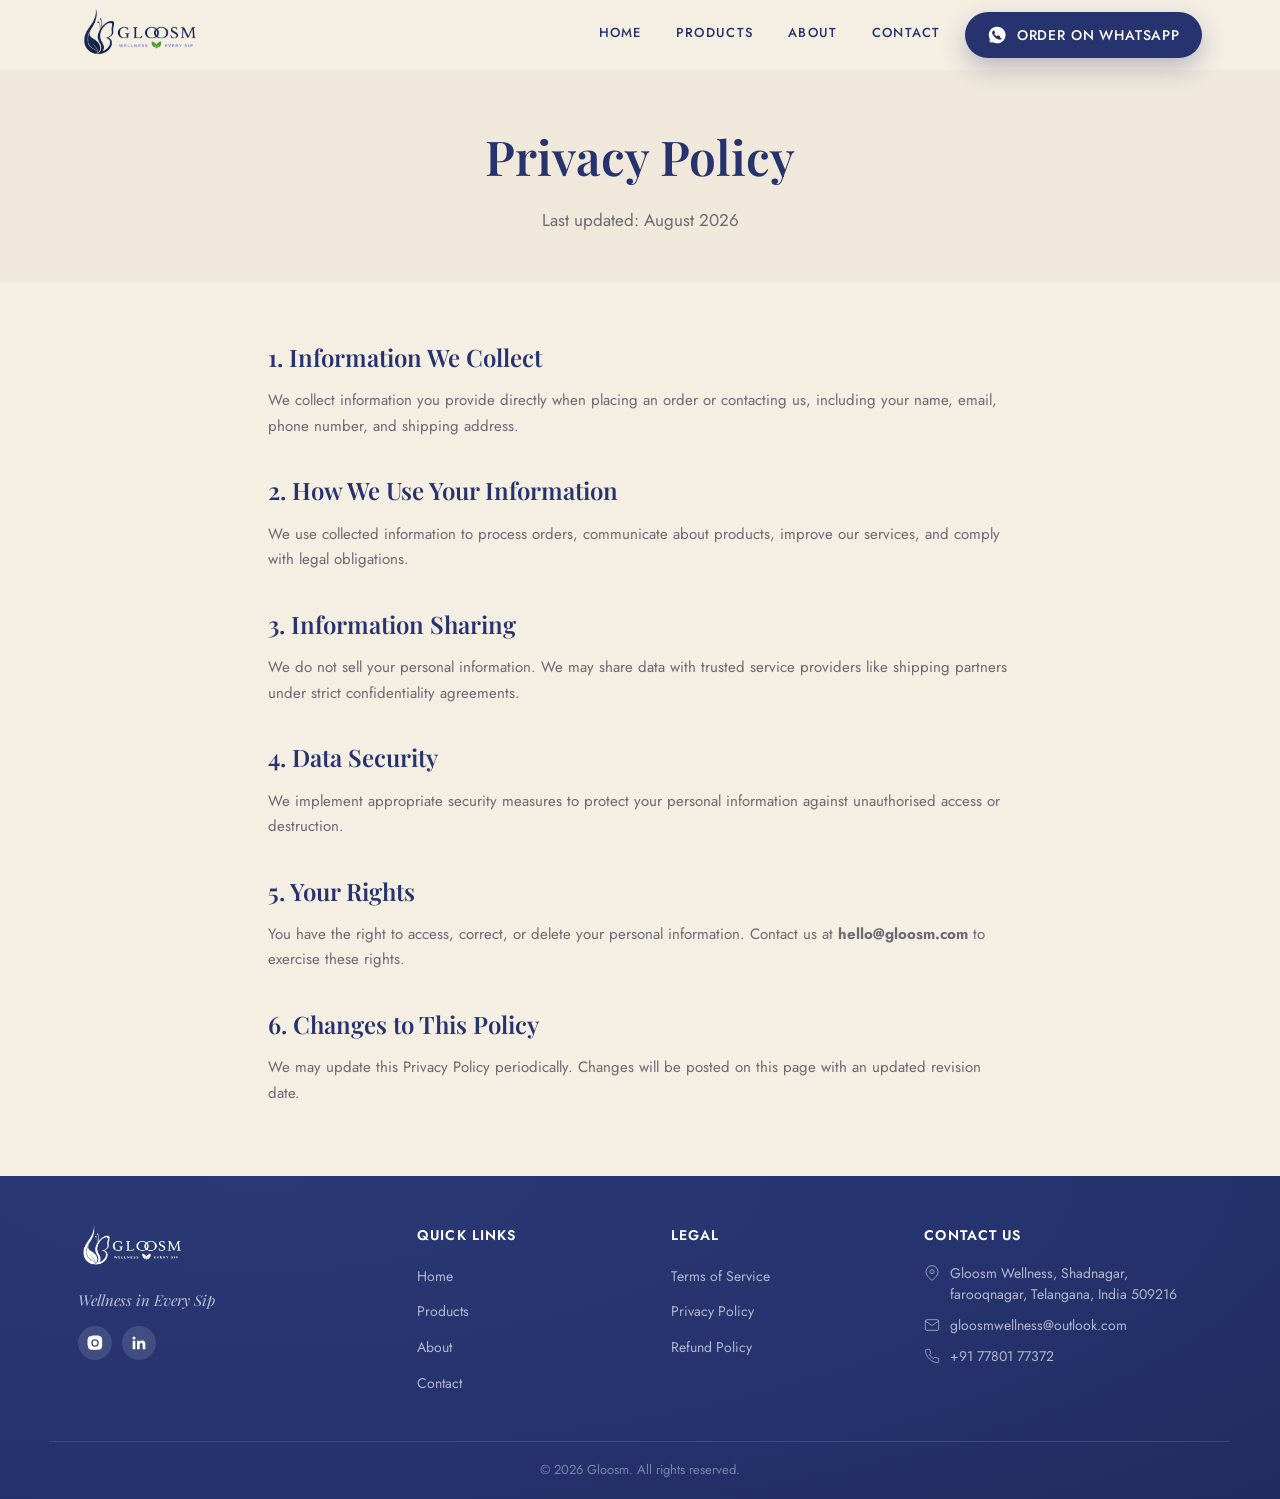
<file: privacy.html>
<!DOCTYPE html>
<html lang="en">

<head>
  <meta charset="UTF-8" />
  <meta name="viewport" content="width=device-width, initial-scale=1.0" />
  <title>Privacy Policy — Gloosm Blue Tea</title>
  <meta name="description"
    content="Gloosm Privacy Policy — how we collect, use, and protect your personal information when you shop our blue tea products." />
  <meta name="robots" content="index, follow" />
  <meta name="author" content="Gloosm" />
  <link rel="canonical" href="https://www.gloosm.in/privacy.html" />
  <link rel="icon" type="image/svg+xml" href="images/Fevicon.svg" />

  <!-- Open Graph -->
  <meta property="og:type" content="website" />
  <meta property="og:url" content="https://www.gloosm.in/privacy.html" />
  <meta property="og:title" content="Privacy Policy — Gloosm Blue Tea" />
  <meta property="og:description" content="Gloosm Privacy Policy — how we collect, use, and protect your personal information." />
  <meta property="og:image" content="https://www.gloosm.in/images/product-hero.png" />
  <meta property="og:site_name" content="Gloosm" />
  <meta property="og:locale" content="en_IN" />

  <!-- Twitter Card -->
  <meta name="twitter:card" content="summary" />
  <meta name="twitter:title" content="Privacy Policy — Gloosm Blue Tea" />
  <meta name="twitter:description" content="Gloosm Privacy Policy — how we collect, use, and protect your personal information." />
  <meta name="twitter:image" content="https://www.gloosm.in/images/product-hero.png" />

  <link rel="preconnect" href="https://fonts.googleapis.com" />
  <link rel="preconnect" href="https://fonts.gstatic.com" crossorigin />
  <link
    href="https://fonts.googleapis.com/css2?family=Playfair+Display:wght@400;500;600;700&family=Jost:wght@300;400;500;600&display=swap"
    rel="stylesheet" />
  <link rel="stylesheet" href="styles.css" />
  <link rel="stylesheet" href="pages.css" />

  <!-- JSON-LD Structured Data -->
  <script type="application/ld+json">
  {
    "@context": "https://schema.org",
    "@type": "BreadcrumbList",
    "itemListElement": [
      {
        "@type": "ListItem",
        "position": 1,
        "name": "Home",
        "item": "https://www.gloosm.in/"
      },
      {
        "@type": "ListItem",
        "position": 2,
        "name": "Privacy Policy",
        "item": "https://www.gloosm.in/privacy.html"
      }
    ]
  }
  </script>
</head>

<body>
  <header class="site-header" id="top">
    <div class="container header-inner">
      <a href="index.html" class="brand"><img src="images/logoo.png" alt="Gloosm Logo" class="brand-logo" /></a>
      <nav class="main-nav" id="mainNav"><a href="index.html">HOME</a><a href="products.html">PRODUCTS</a><a
          href="about.html">ABOUT</a><a href="contact.html">CONTACT</a></nav>
      <a href="https://wa.me/917780177372" class="btn btn-whatsapp header-cta"><span class="wa-icon"
          aria-hidden="true"></span> ORDER ON WHATSAPP</a>
      <button class="nav-toggle" id="navToggle" aria-label="Menu"
        aria-expanded="false"><span></span><span></span><span></span></button>
    </div>
  </header>
  <section class="page-hero">
    <div class="container">
      <h1>Privacy Policy</h1>
      <p>Last updated: August 2026</p>
    </div>
  </section>
  <section class="legal-content">
    <div class="container">
      <h2>1. Information We Collect</h2>
      <p>We collect information you provide directly when placing an order or contacting us, including your name, email,
        phone number, and shipping address.</p>
      <h2>2. How We Use Your Information</h2>
      <p>We use collected information to process orders, communicate about products, improve our services, and comply
        with legal obligations.</p>
      <h2>3. Information Sharing</h2>
      <p>We do not sell your personal information. We may share data with trusted service providers like shipping
        partners under strict confidentiality agreements.</p>
      <h2>4. Data Security</h2>
      <p>We implement appropriate security measures to protect your personal information against unauthorised access or
        destruction.</p>
      <h2>5. Your Rights</h2>
      <p>You have the right to access, correct, or delete your personal information. Contact us at
        <strong>hello@gloosm.com</strong> to exercise these rights.
      </p>
      <h2>6. Changes to This Policy</h2>
      <p>We may update this Privacy Policy periodically. Changes will be posted on this page with an updated revision
        date.</p>
    </div>
  </section>
  <footer class="site-footer">
    <div class="container footer-grid">
      <div class="footer-brand-col"><a href="index.html" class="brand footer-brand"><img src="images/logoo.png"
            alt="Gloosm Logo" class="brand-logo" /></a>
        <p class="footer-tagline">Wellness in Every Sip</p>
        <div class="footer-social"><a href="https://www.instagram.com/gloosmbluetea/" target="_blank"
            rel="noopener noreferrer" class="social" aria-label="Instagram"><svg viewBox="0 0 24 24" width="18"
              height="18" fill="#26336E">
              <path
                d="M12 2c2.7 0 3 0 4.1.1 1 .1 1.7.2 2.3.5.6.2 1.1.5 1.6 1s.8 1 1 1.6c.2.6.4 1.3.5 2.3.1 1.1.1 1.4.1 4.1s0 3-.1 4.1c-.1 1-.2 1.7-.5 2.3-.2.6-.5 1.1-1 1.6s-1 .8-1.6 1c-.6.2-1.3.4-2.3.5-1.1.1-1.4.1-4.1.1s-3 0-4.1-.1c-1-.1-1.7-.2-2.3-.5-.6-.2-1.1-.5-1.6-1s-.8-1-1-1.6c-.3-.6-.4-1.3-.5-2.3C2 15 2 14.7 2 12s0-3 .1-4.1c.1-1 .2-1.7.5-2.3.2-.6.5-1.1 1-1.6s1-.8 1.6-1c.6-.3 1.3-.4 2.3-.5C8.7 2 9 2 12 2zm0 5a5 5 0 1 0 0 10 5 5 0 0 0 0-10zm0 8.2a3.2 3.2 0 1 1 0-6.4 3.2 3.2 0 0 1 0 6.4zm5.2-8.4a1.2 1.2 0 1 1-2.4 0 1.2 1.2 0 0 1 2.4 0z" />
            </svg></a><a href="https://www.linkedin.com/company/gloosm/" target="_blank" rel="noopener noreferrer"
            class="social" aria-label="LinkedIn"><svg viewBox="0 0 24 24" width="18" height="18" fill="#26336E">
              <path
                d="M20.45 20.45h-3.55v-5.57c0-1.33-.02-3.04-1.85-3.04-1.85 0-2.14 1.45-2.14 2.94v5.67H9.36V9h3.41v1.56h.05c.48-.9 1.64-1.85 3.37-1.85 3.6 0 4.27 2.37 4.27 5.46v6.28zM5.34 7.43a2.06 2.06 0 1 1 0-4.12 2.06 2.06 0 0 1 0 4.12zM7.12 20.45H3.56V9h3.56v11.45z" />
            </svg></a></div>
      </div>
      <div class="footer-col">
        <h4>Quick Links</h4>
        <ul>
          <li><a href="index.html">Home</a></li>
          <li><a href="products.html">Products</a></li>
          <li><a href="about.html">About</a></li>
          <li><a href="contact.html">Contact</a></li>
        </ul>
      </div>
      <div class="footer-col">
        <h4>Legal</h4>
        <ul>
          <li><a href="terms.html">Terms of Service</a></li>
          <li><a href="privacy.html">Privacy Policy</a></li>
          <li><a href="refund.html">Refund Policy</a></li>
        </ul>
      </div>
      <div class="footer-col">
        <h4>Contact Us</h4>
        <ul class="footer-contact">
          <li><svg viewBox="0 0 24 24" width="16" height="16" fill="none" stroke="currentColor" stroke-width="1.5">
              <path d="M21 10c0 7-9 13-9 13s-9-6-9-13a9 9 0 0 1 18 0z" />
              <circle cx="12" cy="10" r="3" />
            </svg><span>Gloosm Wellness, Shadnagar, farooqnagar, Telangana, India 509216</span></li>
          <li><svg viewBox="0 0 24 24" width="16" height="16" fill="none" stroke="currentColor" stroke-width="1.5">
              <path d="M4 4h16c1.1 0 2 .9 2 2v12c0 1.1-.9 2-2 2H4c-1.1 0-2-.9-2-2V6c0-1.1.9-2 2-2z" />
              <polyline points="22,6 12,13 2,6" />
            </svg><span>gloosmwellness@outlook.com</span></li>
          <li><svg viewBox="0 0 24 24" width="16" height="16" fill="none" stroke="currentColor" stroke-width="1.5">
              <path
                d="M22 16.92v3a2 2 0 0 1-2.18 2 19.79 19.79 0 0 1-8.63-3.07 19.5 19.5 0 0 1-6-6 19.79 19.79 0 0 1-3.07-8.67A2 2 0 0 1 4.11 2h3a2 2 0 0 1 2 1.72c.127.96.361 1.903.7 2.81a2 2 0 0 1-.45 2.11L8.09 9.91a16 16 0 0 0 6 6l1.27-1.27a2 2 0 0 1 2.11-.45c.907.339 1.85.573 2.81.7A2 2 0 0 1 22 16.92z" />
            </svg><span>+91 77801 77372</span></li>
        </ul>
      </div>
    </div>
    <div class="container footer-bottom">
      <p>&copy; 2026 Gloosm. All rights reserved.</p>
    </div>
  </footer>
  <script src="script.js"></script>
</body>

</html>
</file>
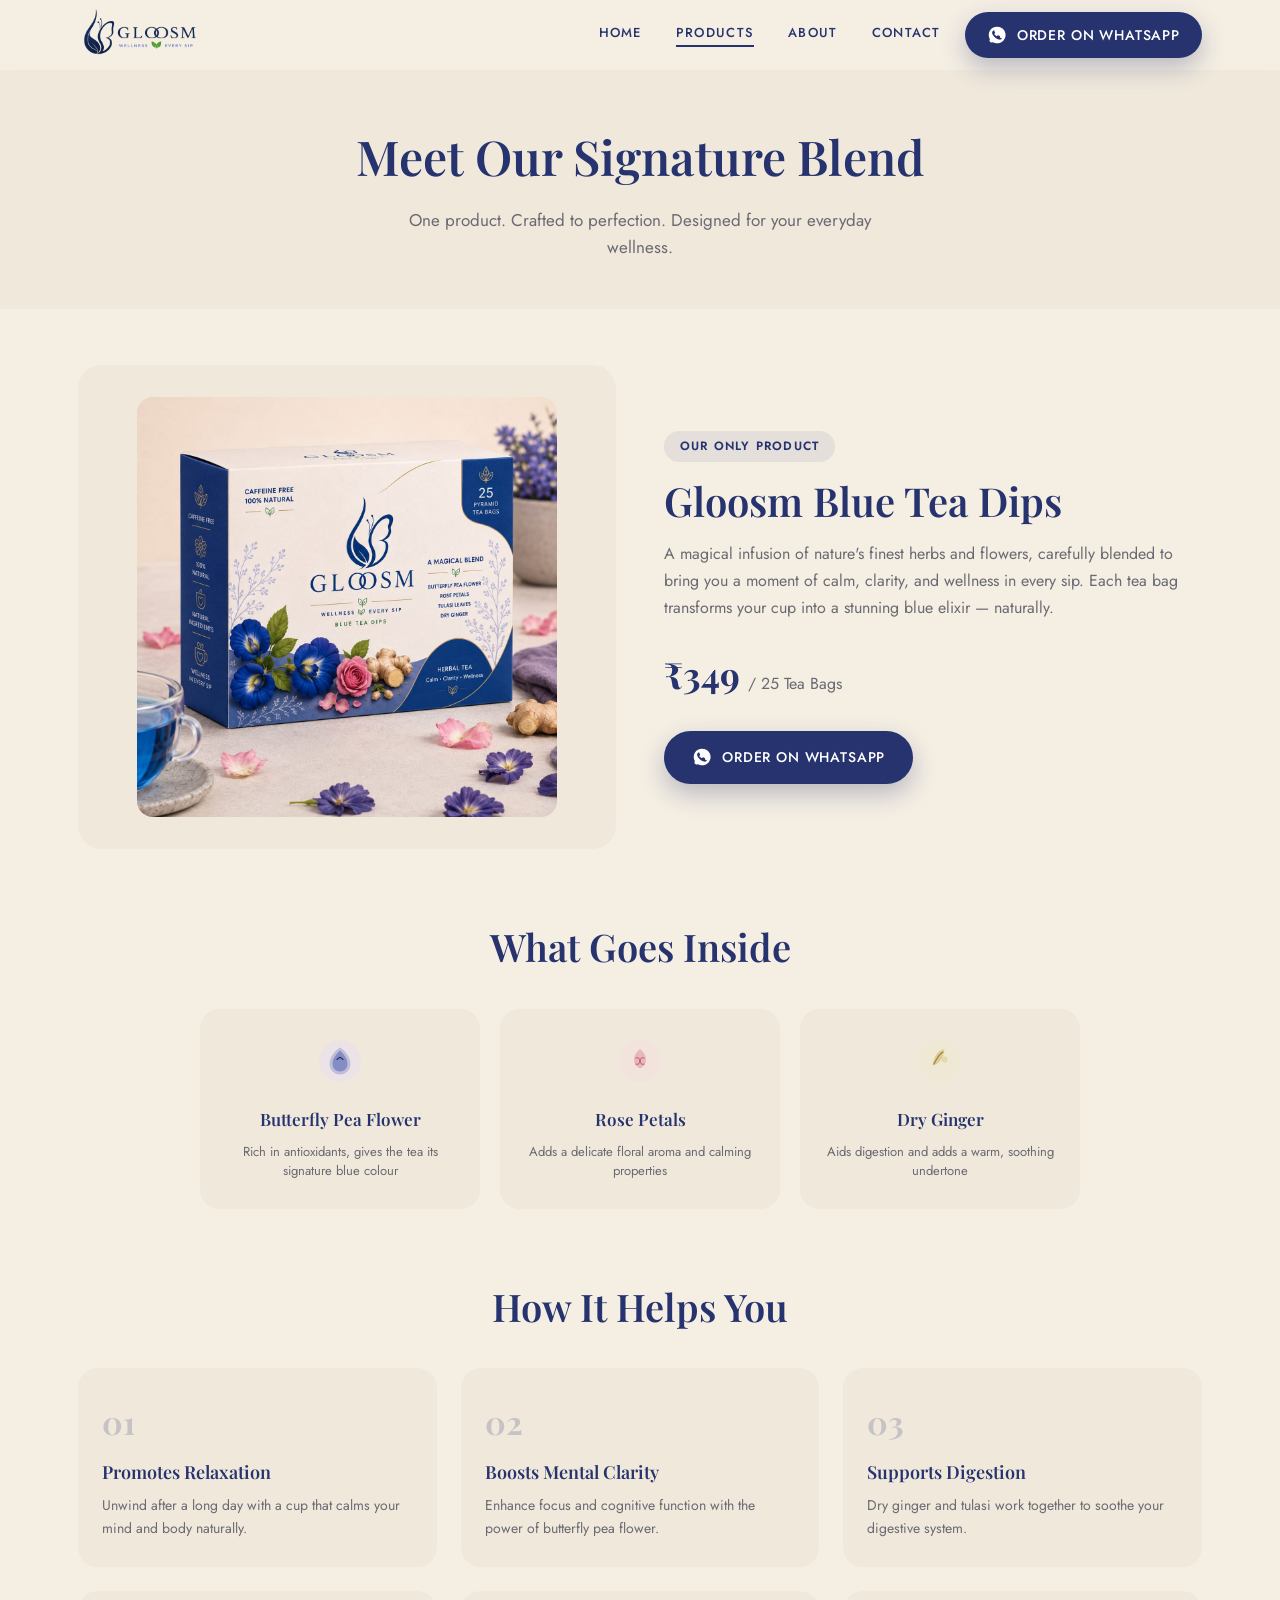
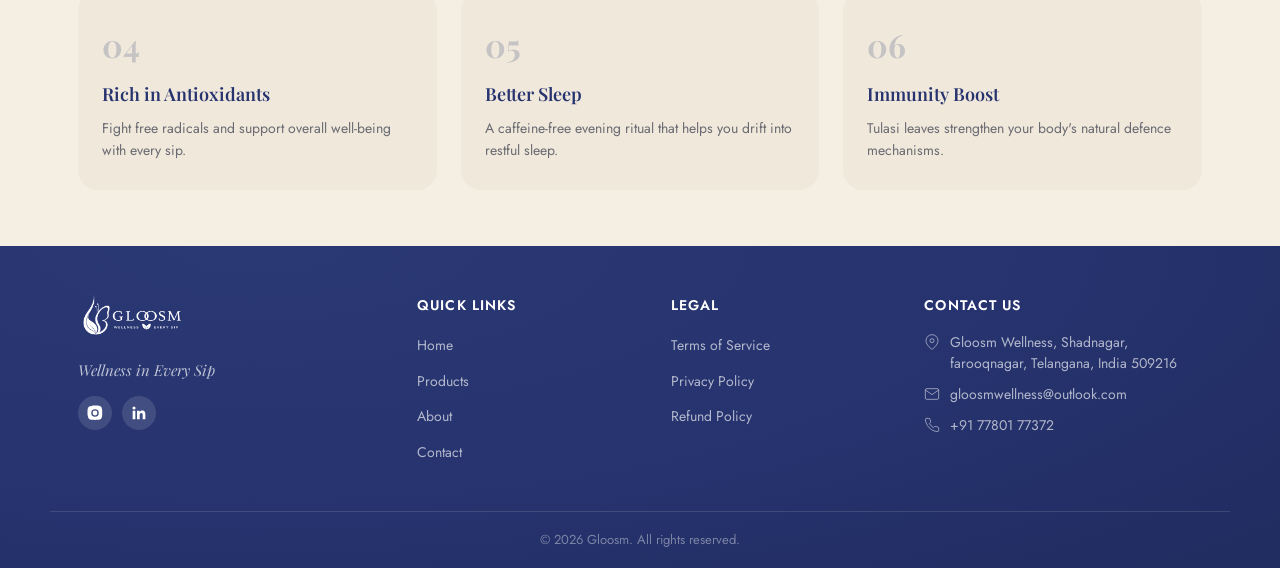
<file: products.html>
<!DOCTYPE html>
<html lang="en">

<head>
  <meta charset="UTF-8" />
  <meta name="viewport" content="width=device-width, initial-scale=1.0" />
  <title>Buy Gloosm Blue Tea Dips Online — 25 Herbal Tea Bags ₹349</title>
  <meta name="description"
    content="Shop Gloosm Blue Tea Dips — Butterfly Pea Flower, Rose Petals, Tulasi Leaves & Dry Ginger. 25 individually sealed caffeine-free tea bags. Free shipping across India." />
  <meta name="robots" content="index, follow" />
  <meta name="author" content="Gloosm" />
  <meta name="keywords"
    content="buy blue tea online India, butterfly pea flower tea price, Gloosm blue tea dips, herbal tea bags, caffeine free tea bags, aparajita tea online, natural wellness tea India" />
  <link rel="canonical" href="https://www.gloosm.in/products.html" />
  <link rel="icon" type="image/svg+xml" href="images/Fevicon.svg" />

  <!-- Open Graph -->
  <meta property="og:type" content="product" />
  <meta property="og:url" content="https://www.gloosm.in/products.html" />
  <meta property="og:title" content="Buy Gloosm Blue Tea Dips Online — 25 Herbal Tea Bags ₹349" />
  <meta property="og:description"
    content="Butterfly Pea Flower, Rose Petals, Tulasi & Dry Ginger. 25 caffeine-free tea bags for ₹349. Free shipping across India." />
  <meta property="og:image" content="https://www.gloosm.in/images/product-hero.png" />
  <meta property="og:site_name" content="Gloosm" />
  <meta property="og:locale" content="en_IN" />
  <meta property="product:price:amount" content="349" />
  <meta property="product:price:currency" content="INR" />

  <!-- Twitter Card -->
  <meta name="twitter:card" content="summary_large_image" />
  <meta name="twitter:title" content="Buy Gloosm Blue Tea Dips Online — 25 Herbal Tea Bags ₹349" />
  <meta name="twitter:description"
    content="Butterfly Pea Flower, Rose Petals, Tulasi & Dry Ginger. 25 caffeine-free tea bags for ₹349." />
  <meta name="twitter:image" content="https://www.gloosm.in/images/product-hero.png" />

  <link rel="preconnect" href="https://fonts.googleapis.com" />
  <link rel="preconnect" href="https://fonts.gstatic.com" crossorigin />
  <link
    href="https://fonts.googleapis.com/css2?family=Playfair+Display:wght@400;500;600;700&family=Jost:wght@300;400;500;600&display=swap"
    rel="stylesheet" />
  <link rel="stylesheet" href="styles.css" />
  <link rel="stylesheet" href="pages.css" />

  <!-- JSON-LD Structured Data -->
  <script type="application/ld+json">
  {
    "@context": "https://schema.org",
    "@graph": [
      {
        "@type": "Product",
        "name": "Gloosm Blue Tea Dips",
        "image": "https://www.gloosm.in/images/product-hero.png",
        "description": "A magical caffeine-free infusion of Butterfly Pea Flower, Rose Petals, Tulasi Leaves & Dry Ginger. Each box contains 25 individually sealed tea bags that transform your cup into a stunning blue elixir naturally.",
        "sku": "GLOOSM-BTD-25",
        "brand": {
          "@type": "Brand",
          "name": "Gloosm"
        },
        "offers": {
          "@type": "Offer",
          "url": "https://www.gloosm.in/products.html",
          "priceCurrency": "INR",
          "price": "349",
          "priceValidUntil": "2027-03-31",
          "availability": "https://schema.org/InStock",
          "itemCondition": "https://schema.org/NewCondition",
          "shippingDetails": {
            "@type": "OfferShippingDetails",
            "shippingRate": {
              "@type": "MonetaryAmount",
              "value": "0",
              "currency": "INR"
            },
            "shippingDestination": {
              "@type": "DefinedRegion",
              "addressCountry": "IN"
            },
            "deliveryTime": {
              "@type": "ShippingDeliveryTime",
              "handlingTime": {
                "@type": "QuantitativeValue",
                "minValue": 1,
                "maxValue": 2,
                "unitCode": "DAY"
              },
              "transitTime": {
                "@type": "QuantitativeValue",
                "minValue": 3,
                "maxValue": 7,
                "unitCode": "DAY"
              }
            }
          },
          "hasMerchantReturnPolicy": {
            "@type": "MerchantReturnPolicy",
            "applicableCountry": "IN",
            "returnPolicyCategory": "https://schema.org/MerchantReturnFiniteReturnWindow",
            "merchantReturnDays": 7,
            "returnMethod": "https://schema.org/ReturnByMail",
            "returnFees": "https://schema.org/FreeReturn"
          }
        },
        "aggregateRating": {
          "@type": "AggregateRating",
          "ratingValue": "4.8",
          "reviewCount": "5",
          "bestRating": "5"
        },
        "review": [
          {
            "@type": "Review",
            "author": { "@type": "Person", "name": "Priya Sharma" },
            "reviewRating": { "@type": "Rating", "ratingValue": "5", "bestRating": "5" },
            "reviewBody": "Gloosm Blue Tea has become my go-to evening ritual. The calming effect is genuinely remarkable."
          },
          {
            "@type": "Review",
            "author": { "@type": "Person", "name": "Arjun Mehta" },
            "reviewRating": { "@type": "Rating", "ratingValue": "5", "bestRating": "5" },
            "reviewBody": "This tea actually helps with my focus during long coding sessions. Plus, the blue color is mesmerizing!"
          },
          {
            "@type": "Review",
            "author": { "@type": "Person", "name": "Ananya Reddy" },
            "reviewRating": { "@type": "Rating", "ratingValue": "5", "bestRating": "5" },
            "reviewBody": "As a nutritionist, I'm very particular about what I recommend. Gloosm ticks all the boxes."
          }
        ]
      },
      {
        "@type": "BreadcrumbList",
        "itemListElement": [
          {
            "@type": "ListItem",
            "position": 1,
            "name": "Home",
            "item": "https://www.gloosm.in/"
          },
          {
            "@type": "ListItem",
            "position": 2,
            "name": "Products",
            "item": "https://www.gloosm.in/products.html"
          }
        ]
      }
    ]
  }
  </script>
</head>

<body>

  <!-- HEADER -->
  <header class="site-header" id="top">
    <div class="container header-inner">
      <a href="index.html" class="brand">
        <img src="images/logoo.png" alt="Gloosm Logo" class="brand-logo" />
      </a>
      <nav class="main-nav" id="mainNav">
        <a href="index.html">HOME</a>
        <a href="products.html" class="active">PRODUCTS</a>
        <a href="about.html">ABOUT</a>
        <a href="contact.html">CONTACT</a>
      </nav>
      <a href="https://wa.me/917780177372" class="btn btn-whatsapp header-cta">
        <span class="wa-icon" aria-hidden="true"></span> ORDER ON WHATSAPP
      </a>
      <button class="nav-toggle" id="navToggle" aria-label="Menu" aria-expanded="false">
        <span></span><span></span><span></span>
      </button>
    </div>
  </header>

  <!-- PAGE HERO -->
  <section class="page-hero">
    <div class="container">
      <h1>Meet Our Signature Blend</h1>
      <p>One product. Crafted to perfection. Designed for your everyday wellness.</p>
    </div>
  </section>

  <!-- PRODUCT DETAIL -->
  <section class="product-detail">
    <div class="container product-detail-inner">
      <div class="product-image">
        <img src="images/product-hero.png" alt="Gloosm Blue Tea Dips Box" />
      </div>
      <div class="product-info">
        <span class="product-badge">Our Only Product</span>
        <h2>Gloosm Blue Tea Dips</h2>
        <p class="product-desc">A magical infusion of nature's finest herbs and flowers, carefully blended to bring you
          a moment of calm, clarity, and wellness in every sip. Each tea bag transforms your cup into a stunning blue
          elixir — naturally.</p>

        <div class="product-price">
          <span class="price-amount">₹349</span>
          <span class="price-detail">/ 25 Tea Bags</span>
        </div>

        <a href="https://wa.me/917780177372" class="btn btn-whatsapp">
          <span class="wa-icon" aria-hidden="true"></span> ORDER ON WHATSAPP
        </a>
      </div>
    </div>
  </section>

  <!-- INGREDIENTS -->
  <section class="product-ingredients">
    <div class="container">
      <h2 class="section-heading">What Goes Inside</h2>
      <div class="ingredients-grid">
        <div class="ingredient-card">
          <div class="ingredient-icon">
            <svg viewBox="0 0 64 64" width="48" height="48" fill="none">
              <circle cx="32" cy="32" r="28" fill="#e8e0f0" opacity=".5" />
              <path d="M32 14c-6 4-14 12-14 22a14 14 0 0 0 28 0c0-10-8-18-14-22z" fill="#5b6abf" opacity=".3" />
              <path d="M32 18c-4 4-10 10-10 18a10 10 0 0 0 20 0c0-8-6-14-10-18z" fill="#4a5aad" opacity=".5" />
              <path d="M28 30c2-2 4-3 4-3s2 1 4 3" stroke="#26336E" stroke-width="1.5" fill="none"
                stroke-linecap="round" />
            </svg>
          </div>
          <h4>Butterfly Pea Flower</h4>
          <p>Rich in antioxidants, gives the tea its signature blue colour</p>
        </div>
        <div class="ingredient-card">
          <div class="ingredient-icon">
            <svg viewBox="0 0 64 64" width="48" height="48" fill="none">
              <circle cx="32" cy="32" r="28" fill="#f5e0e0" opacity=".5" />
              <path d="M32 16c-3 2-8 8-8 14 0 6 4 10 8 12 4-2 8-6 8-12 0-6-5-12-8-14z" fill="#d4788a" opacity=".4" />
              <path d="M26 28c3-1 6 0 6 4s-3 5-6 4" stroke="#c05070" stroke-width="1.3" fill="none" />
              <path d="M38 28c-3-1-6 0-6 4s3 5 6 4" stroke="#c05070" stroke-width="1.3" fill="none" />
            </svg>
          </div>
          <h4>Rose Petals</h4>
          <p>Adds a delicate floral aroma and calming properties</p>
        </div>
        <div class="ingredient-card">
          <div class="ingredient-icon">
            <svg viewBox="0 0 64 64" width="48" height="48" fill="none">
              <circle cx="32" cy="32" r="28" fill="#f0ead0" opacity=".5" />
              <path d="M22 38c2-14 8-20 16-22-2 12-6 20-16 22z" fill="#c4a040" opacity=".4" />
              <path d="M24 36c4-8 8-14 12-16" stroke="#a08030" stroke-width="1.5" fill="none" stroke-linecap="round" />
              <circle cx="38" cy="30" r="4" fill="#d4b050" opacity=".3" />
            </svg>
          </div>
          <h4>Dry Ginger</h4>
          <p>Aids digestion and adds a warm, soothing undertone</p>
        </div>
      </div>
    </div>
  </section>

  <!-- USES -->
  <section class="product-uses">
    <div class="container">
      <h2 class="section-heading">How It Helps You</h2>
      <div class="uses-grid">
        <div class="use-item">
          <span class="use-number">01</span>
          <h4>Promotes Relaxation</h4>
          <p>Unwind after a long day with a cup that calms your mind and body naturally.</p>
        </div>
        <div class="use-item">
          <span class="use-number">02</span>
          <h4>Boosts Mental Clarity</h4>
          <p>Enhance focus and cognitive function with the power of butterfly pea flower.</p>
        </div>
        <div class="use-item">
          <span class="use-number">03</span>
          <h4>Supports Digestion</h4>
          <p>Dry ginger and tulasi work together to soothe your digestive system.</p>
        </div>
        <div class="use-item">
          <span class="use-number">04</span>
          <h4>Rich in Antioxidants</h4>
          <p>Fight free radicals and support overall well-being with every sip.</p>
        </div>
        <div class="use-item">
          <span class="use-number">05</span>
          <h4>Better Sleep</h4>
          <p>A caffeine-free evening ritual that helps you drift into restful sleep.</p>
        </div>
        <div class="use-item">
          <span class="use-number">06</span>
          <h4>Immunity Boost</h4>
          <p>Tulasi leaves strengthen your body's natural defence mechanisms.</p>
        </div>
      </div>
    </div>
  </section>

  <!-- FOOTER (same as index) -->
  <footer class="site-footer">
    <div class="container footer-grid">
      <div class="footer-brand-col">
        <a href="index.html" class="brand footer-brand"><img src="images/logoo.png" alt="Gloosm Logo"
            class="brand-logo" /></a>
        <p class="footer-tagline">Wellness in Every Sip</p>
        <div class="footer-social">
          <a href="https://www.instagram.com/gloosmbluetea/" target="_blank" rel="noopener noreferrer" class="social"
            aria-label="Instagram"><svg viewBox="0 0 24 24" width="18" height="18" fill="#26336E">
              <path
                d="M12 2c2.7 0 3 0 4.1.1 1 .1 1.7.2 2.3.5.6.2 1.1.5 1.6 1s.8 1 1 1.6c.2.6.4 1.3.5 2.3.1 1.1.1 1.4.1 4.1s0 3-.1 4.1c-.1 1-.2 1.7-.5 2.3-.2.6-.5 1.1-1 1.6s-1 .8-1.6 1c-.6.2-1.3.4-2.3.5-1.1.1-1.4.1-4.1.1s-3 0-4.1-.1c-1-.1-1.7-.2-2.3-.5-.6-.2-1.1-.5-1.6-1s-.8-1-1-1.6c-.3-.6-.4-1.3-.5-2.3C2 15 2 14.7 2 12s0-3 .1-4.1c.1-1 .2-1.7.5-2.3.2-.6.5-1.1 1-1.6s1-.8 1.6-1c.6-.3 1.3-.4 2.3-.5C8.7 2 9 2 12 2zm0 5a5 5 0 1 0 0 10 5 5 0 0 0 0-10zm0 8.2a3.2 3.2 0 1 1 0-6.4 3.2 3.2 0 0 1 0 6.4zm5.2-8.4a1.2 1.2 0 1 1-2.4 0 1.2 1.2 0 0 1 2.4 0z" />
            </svg></a>
          <a href="https://www.linkedin.com/company/gloosm/" target="_blank" rel="noopener noreferrer" class="social"
            aria-label="LinkedIn"><svg viewBox="0 0 24 24" width="18" height="18" fill="#26336E">
              <path
                d="M20.45 20.45h-3.55v-5.57c0-1.33-.02-3.04-1.85-3.04-1.85 0-2.14 1.45-2.14 2.94v5.67H9.36V9h3.41v1.56h.05c.48-.9 1.64-1.85 3.37-1.85 3.6 0 4.27 2.37 4.27 5.46v6.28zM5.34 7.43a2.06 2.06 0 1 1 0-4.12 2.06 2.06 0 0 1 0 4.12zM7.12 20.45H3.56V9h3.56v11.45z" />
            </svg></a>
        </div>
      </div>
      <div class="footer-col">
        <h4>Quick Links</h4>
        <ul>
          <li><a href="index.html">Home</a></li>
          <li><a href="products.html">Products</a></li>
          <li><a href="about.html">About</a></li>
          <li><a href="contact.html">Contact</a></li>
        </ul>
      </div>
      <div class="footer-col">
        <h4>Legal</h4>
        <ul>
          <li><a href="terms.html">Terms of Service</a></li>
          <li><a href="privacy.html">Privacy Policy</a></li>
          <li><a href="refund.html">Refund Policy</a></li>
        </ul>
      </div>
      <div class="footer-col">
        <h4>Contact Us</h4>
        <ul class="footer-contact">
          <li><svg viewBox="0 0 24 24" width="16" height="16" fill="none" stroke="currentColor" stroke-width="1.5">
              <path d="M21 10c0 7-9 13-9 13s-9-6-9-13a9 9 0 0 1 18 0z" />
              <circle cx="12" cy="10" r="3" />
            </svg><span>Gloosm Wellness, Shadnagar, farooqnagar, Telangana, India 509216</span></li>
          <li><svg viewBox="0 0 24 24" width="16" height="16" fill="none" stroke="currentColor" stroke-width="1.5">
              <path d="M4 4h16c1.1 0 2 .9 2 2v12c0 1.1-.9 2-2 2H4c-1.1 0-2-.9-2-2V6c0-1.1.9-2 2-2z" />
              <polyline points="22,6 12,13 2,6" />
            </svg><span>gloosmwellness@outlook.com</span></li>
          <li><svg viewBox="0 0 24 24" width="16" height="16" fill="none" stroke="currentColor" stroke-width="1.5">
              <path
                d="M22 16.92v3a2 2 0 0 1-2.18 2 19.79 19.79 0 0 1-8.63-3.07 19.5 19.5 0 0 1-6-6 19.79 19.79 0 0 1-3.07-8.67A2 2 0 0 1 4.11 2h3a2 2 0 0 1 2 1.72c.127.96.361 1.903.7 2.81a2 2 0 0 1-.45 2.11L8.09 9.91a16 16 0 0 0 6 6l1.27-1.27a2 2 0 0 1 2.11-.45c.907.339 1.85.573 2.81.7A2 2 0 0 1 22 16.92z" />
            </svg><span>+91 77801 77372</span></li>
        </ul>
      </div>
    </div>
    <div class="container footer-bottom">
      <p>&copy; 2026 Gloosm. All rights reserved.</p>
    </div>
  </footer>

  <script src="script.js"></script>
</body>

</html>
</file>
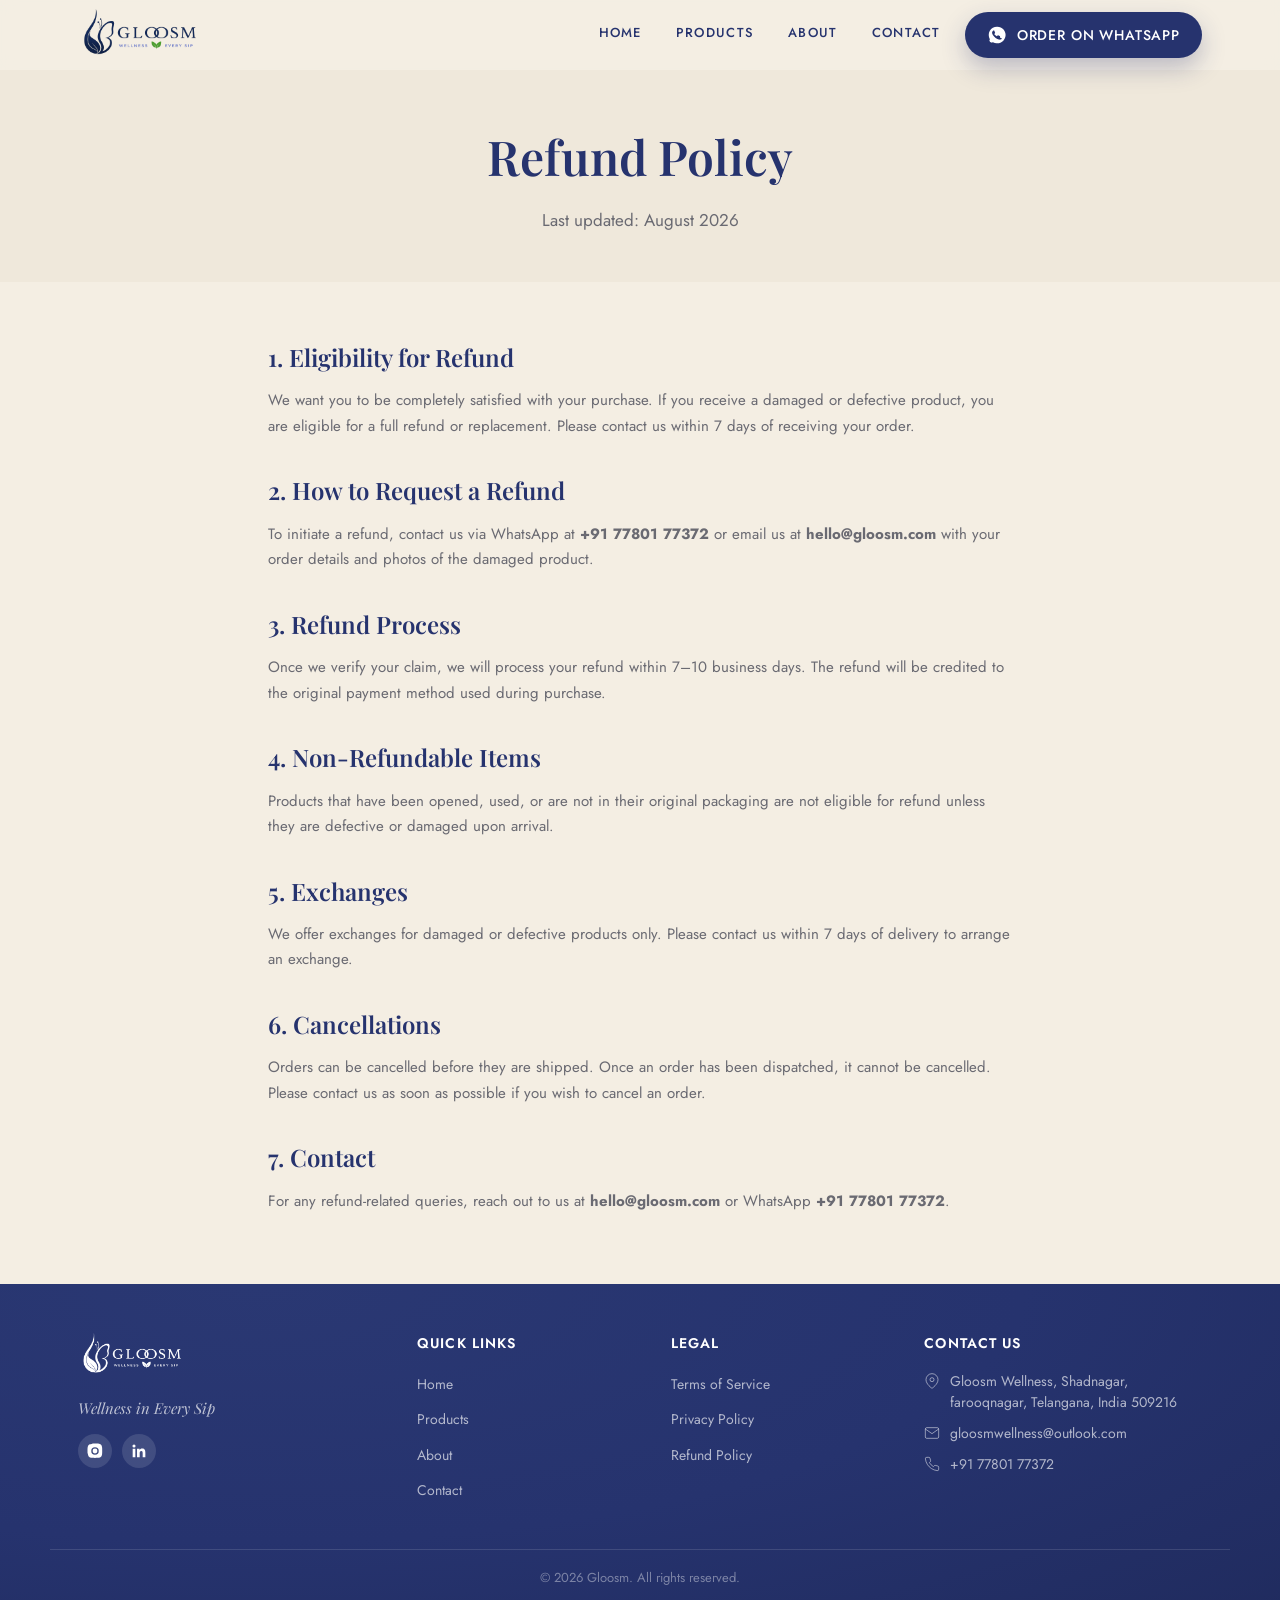
<file: refund.html>
<!DOCTYPE html>
<html lang="en">

<head>
  <meta charset="UTF-8" />
  <meta name="viewport" content="width=device-width, initial-scale=1.0" />
  <title>Refund & Return Policy — Gloosm Blue Tea</title>
  <meta name="description"
    content="Gloosm Refund Policy — our guidelines for returns, refunds, and exchanges on blue tea orders. Contact us within 7 days of delivery." />
  <meta name="robots" content="index, follow" />
  <meta name="author" content="Gloosm" />
  <link rel="canonical" href="https://www.gloosm.in/refund.html" />
  <link rel="icon" type="image/svg+xml" href="images/Fevicon.svg" />

  <!-- Open Graph -->
  <meta property="og:type" content="website" />
  <meta property="og:url" content="https://www.gloosm.in/refund.html" />
  <meta property="og:title" content="Refund & Return Policy — Gloosm Blue Tea" />
  <meta property="og:description"
    content="Gloosm Refund Policy — guidelines for returns, refunds, and exchanges on blue tea orders." />
  <meta property="og:image" content="https://www.gloosm.in/images/product-hero.png" />
  <meta property="og:site_name" content="Gloosm" />
  <meta property="og:locale" content="en_IN" />

  <!-- Twitter Card -->
  <meta name="twitter:card" content="summary" />
  <meta name="twitter:title" content="Refund & Return Policy — Gloosm Blue Tea" />
  <meta name="twitter:description"
    content="Gloosm Refund Policy — guidelines for returns, refunds, and exchanges on blue tea orders." />
  <meta name="twitter:image" content="https://www.gloosm.in/images/product-hero.png" />

  <link rel="preconnect" href="https://fonts.googleapis.com" />
  <link rel="preconnect" href="https://fonts.gstatic.com" crossorigin />
  <link
    href="https://fonts.googleapis.com/css2?family=Playfair+Display:wght@400;500;600;700&family=Jost:wght@300;400;500;600&display=swap"
    rel="stylesheet" />
  <link rel="stylesheet" href="styles.css" />
  <link rel="stylesheet" href="pages.css" />

  <!-- JSON-LD Structured Data -->
  <script type="application/ld+json">
  {
    "@context": "https://schema.org",
    "@type": "BreadcrumbList",
    "itemListElement": [
      {
        "@type": "ListItem",
        "position": 1,
        "name": "Home",
        "item": "https://www.gloosm.in/"
      },
      {
        "@type": "ListItem",
        "position": 2,
        "name": "Refund Policy",
        "item": "https://www.gloosm.in/refund.html"
      }
    ]
  }
  </script>
</head>

<body>
  <header class="site-header" id="top">
    <div class="container header-inner">
      <a href="index.html" class="brand"><img src="images/logoo.png" alt="Gloosm Logo" class="brand-logo" /></a>
      <nav class="main-nav" id="mainNav"><a href="index.html">HOME</a><a href="products.html">PRODUCTS</a><a
          href="about.html">ABOUT</a><a href="contact.html">CONTACT</a></nav>
      <a href="https://wa.me/917780177372" class="btn btn-whatsapp header-cta"><span class="wa-icon"
          aria-hidden="true"></span> ORDER ON WHATSAPP</a>
      <button class="nav-toggle" id="navToggle" aria-label="Menu"
        aria-expanded="false"><span></span><span></span><span></span></button>
    </div>
  </header>
  <section class="page-hero">
    <div class="container">
      <h1>Refund Policy</h1>
      <p>Last updated: August 2026</p>
    </div>
  </section>
  <section class="legal-content">
    <div class="container">
      <h2>1. Eligibility for Refund</h2>
      <p>We want you to be completely satisfied with your purchase. If you receive a damaged or defective product, you
        are eligible for a full refund or replacement. Please contact us within 7 days of receiving your order.</p>
      <h2>2. How to Request a Refund</h2>
      <p>To initiate a refund, contact us via WhatsApp at <strong>+91 77801 77372</strong> or email us at
        <strong>hello@gloosm.com</strong> with your order details and photos of the damaged product.
      </p>
      <h2>3. Refund Process</h2>
      <p>Once we verify your claim, we will process your refund within 7–10 business days. The refund will be credited
        to the original payment method used during purchase.</p>
      <h2>4. Non-Refundable Items</h2>
      <p>Products that have been opened, used, or are not in their original packaging are not eligible for refund unless
        they are defective or damaged upon arrival.</p>
      <h2>5. Exchanges</h2>
      <p>We offer exchanges for damaged or defective products only. Please contact us within 7 days of delivery to
        arrange an exchange.</p>
      <h2>6. Cancellations</h2>
      <p>Orders can be cancelled before they are shipped. Once an order has been dispatched, it cannot be cancelled.
        Please contact us as soon as possible if you wish to cancel an order.</p>
      <h2>7. Contact</h2>
      <p>For any refund-related queries, reach out to us at <strong>hello@gloosm.com</strong> or WhatsApp <strong>+91
          77801 77372</strong>.</p>
    </div>
  </section>
  <footer class="site-footer">
    <div class="container footer-grid">
      <div class="footer-brand-col"><a href="index.html" class="brand footer-brand"><img src="images/logoo.png"
            alt="Gloosm Logo" class="brand-logo" /></a>
        <p class="footer-tagline">Wellness in Every Sip</p>
        <div class="footer-social"><a href="https://www.instagram.com/gloosmbluetea/" target="_blank"
            rel="noopener noreferrer" class="social" aria-label="Instagram"><svg viewBox="0 0 24 24" width="18"
              height="18" fill="#26336E">
              <path
                d="M12 2c2.7 0 3 0 4.1.1 1 .1 1.7.2 2.3.5.6.2 1.1.5 1.6 1s.8 1 1 1.6c.2.6.4 1.3.5 2.3.1 1.1.1 1.4.1 4.1s0 3-.1 4.1c-.1 1-.2 1.7-.5 2.3-.2.6-.5 1.1-1 1.6s-1 .8-1.6 1c-.6.2-1.3.4-2.3.5-1.1.1-1.4.1-4.1.1s-3 0-4.1-.1c-1-.1-1.7-.2-2.3-.5-.6-.2-1.1-.5-1.6-1s-.8-1-1-1.6c-.3-.6-.4-1.3-.5-2.3C2 15 2 14.7 2 12s0-3 .1-4.1c.1-1 .2-1.7.5-2.3.2-.6.5-1.1 1-1.6s1-.8 1.6-1c.6-.3 1.3-.4 2.3-.5C8.7 2 9 2 12 2zm0 5a5 5 0 1 0 0 10 5 5 0 0 0 0-10zm0 8.2a3.2 3.2 0 1 1 0-6.4 3.2 3.2 0 0 1 0 6.4zm5.2-8.4a1.2 1.2 0 1 1-2.4 0 1.2 1.2 0 0 1 2.4 0z" />
            </svg></a><a href="https://www.linkedin.com/company/gloosm/" target="_blank" rel="noopener noreferrer"
            class="social" aria-label="LinkedIn"><svg viewBox="0 0 24 24" width="18" height="18" fill="#26336E">
              <path
                d="M20.45 20.45h-3.55v-5.57c0-1.33-.02-3.04-1.85-3.04-1.85 0-2.14 1.45-2.14 2.94v5.67H9.36V9h3.41v1.56h.05c.48-.9 1.64-1.85 3.37-1.85 3.6 0 4.27 2.37 4.27 5.46v6.28zM5.34 7.43a2.06 2.06 0 1 1 0-4.12 2.06 2.06 0 0 1 0 4.12zM7.12 20.45H3.56V9h3.56v11.45z" />
            </svg></a></div>
      </div>
      <div class="footer-col">
        <h4>Quick Links</h4>
        <ul>
          <li><a href="index.html">Home</a></li>
          <li><a href="products.html">Products</a></li>
          <li><a href="about.html">About</a></li>
          <li><a href="contact.html">Contact</a></li>
        </ul>
      </div>
      <div class="footer-col">
        <h4>Legal</h4>
        <ul>
          <li><a href="terms.html">Terms of Service</a></li>
          <li><a href="privacy.html">Privacy Policy</a></li>
          <li><a href="refund.html">Refund Policy</a></li>
        </ul>
      </div>
      <div class="footer-col">
        <h4>Contact Us</h4>
        <ul class="footer-contact">
          <li><svg viewBox="0 0 24 24" width="16" height="16" fill="none" stroke="currentColor" stroke-width="1.5">
              <path d="M21 10c0 7-9 13-9 13s-9-6-9-13a9 9 0 0 1 18 0z" />
              <circle cx="12" cy="10" r="3" />
            </svg><span>Gloosm Wellness, Shadnagar, farooqnagar, Telangana, India 509216</span></li>
          <li><svg viewBox="0 0 24 24" width="16" height="16" fill="none" stroke="currentColor" stroke-width="1.5">
              <path d="M4 4h16c1.1 0 2 .9 2 2v12c0 1.1-.9 2-2 2H4c-1.1 0-2-.9-2-2V6c0-1.1.9-2 2-2z" />
              <polyline points="22,6 12,13 2,6" />
            </svg><span>gloosmwellness@outlook.com</span></li>
          <li><svg viewBox="0 0 24 24" width="16" height="16" fill="none" stroke="currentColor" stroke-width="1.5">
              <path
                d="M22 16.92v3a2 2 0 0 1-2.18 2 19.79 19.79 0 0 1-8.63-3.07 19.5 19.5 0 0 1-6-6 19.79 19.79 0 0 1-3.07-8.67A2 2 0 0 1 4.11 2h3a2 2 0 0 1 2 1.72c.127.96.361 1.903.7 2.81a2 2 0 0 1-.45 2.11L8.09 9.91a16 16 0 0 0 6 6l1.27-1.27a2 2 0 0 1 2.11-.45c.907.339 1.85.573 2.81.7A2 2 0 0 1 22 16.92z" />
            </svg><span>+91 77801 77372</span></li>
        </ul>
      </div>
    </div>
    <div class="container footer-bottom">
      <p>&copy; 2026 Gloosm. All rights reserved.</p>
    </div>
  </footer>
  <script src="script.js"></script>
</body>

</html>
</file>
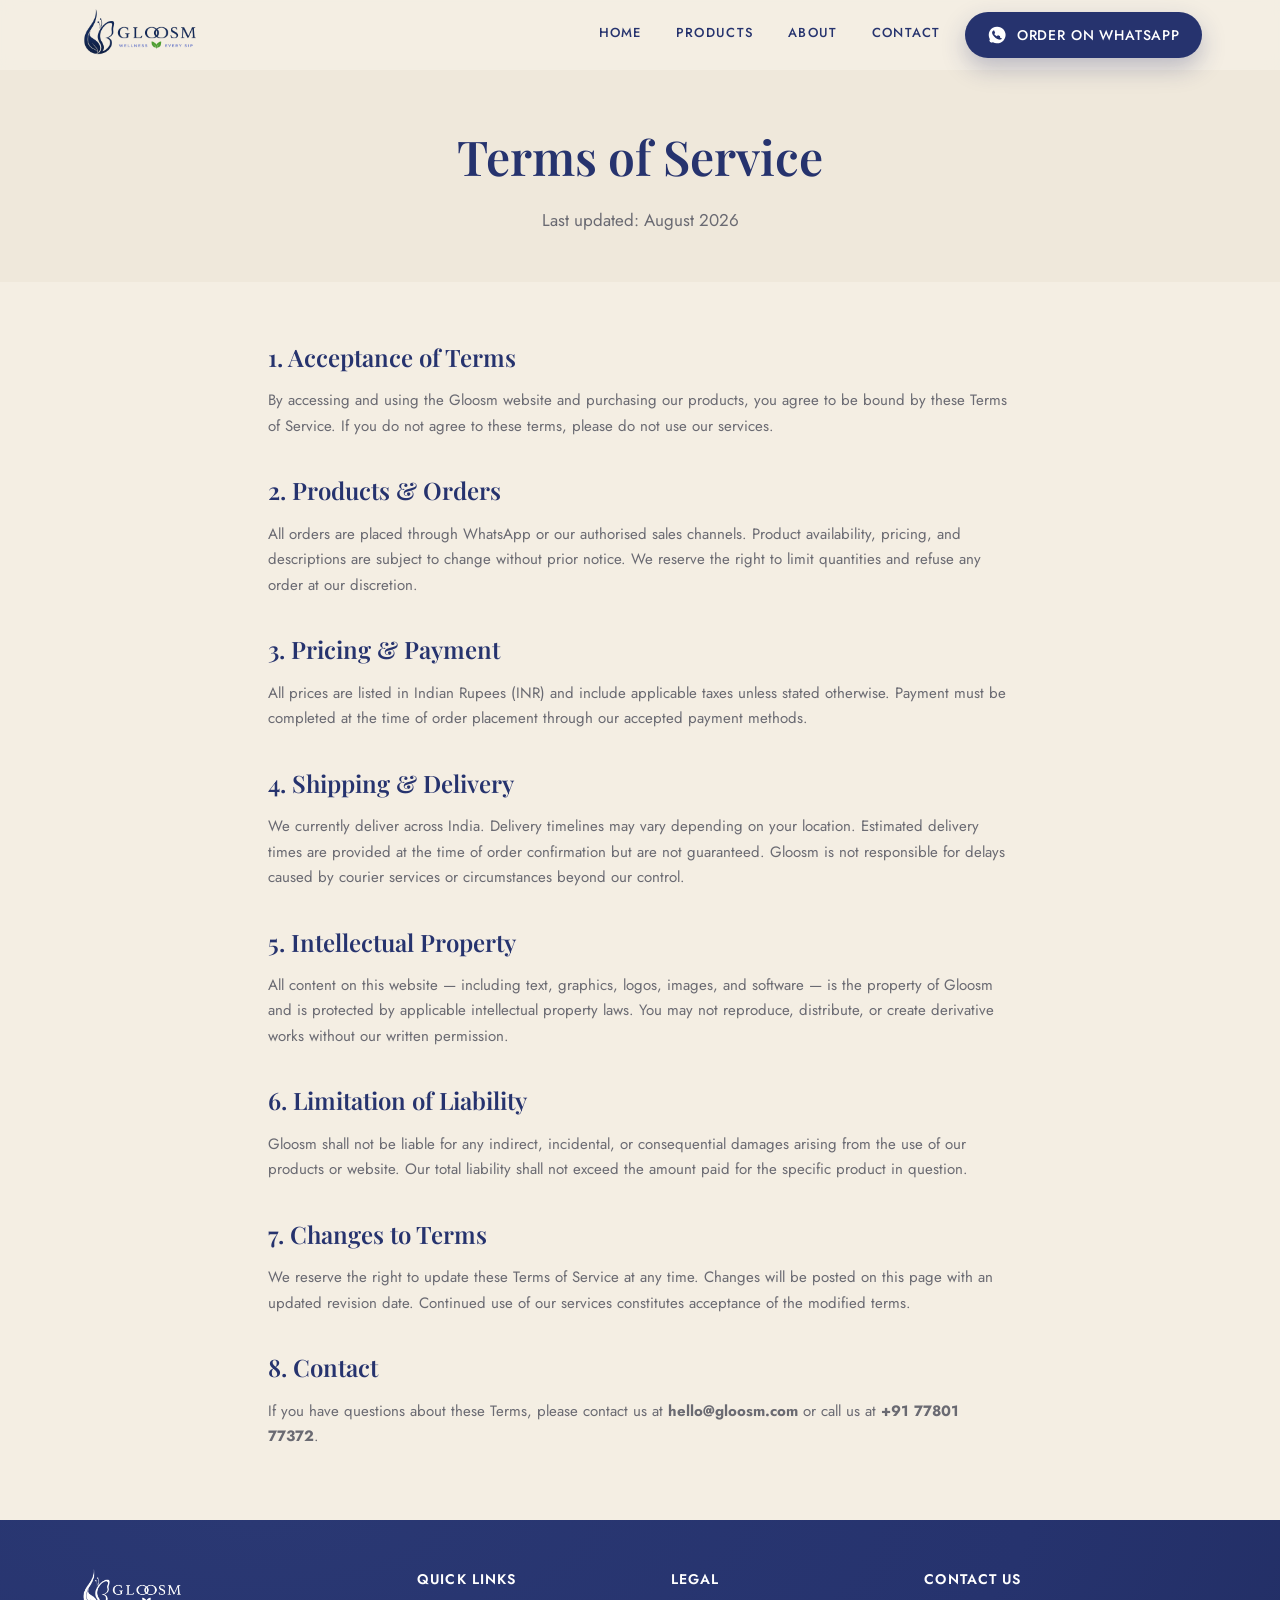
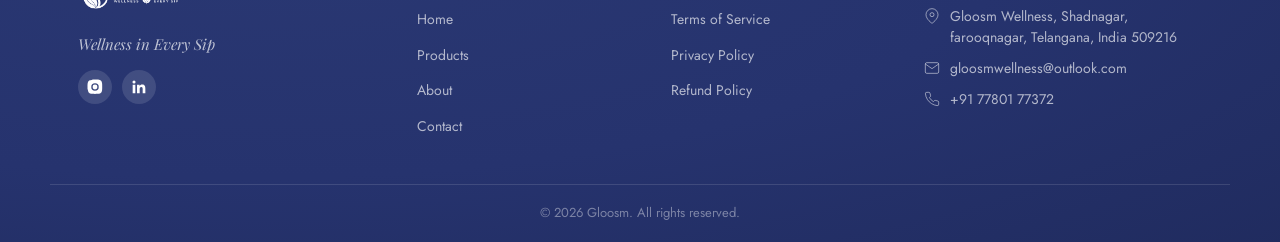
<file: terms.html>
<!DOCTYPE html>
<html lang="en">

<head>
  <meta charset="UTF-8" />
  <meta name="viewport" content="width=device-width, initial-scale=1.0" />
  <title>Terms of Service — Gloosm Blue Tea</title>
  <meta name="description"
    content="Read the Terms of Service for Gloosm — governing your use of our website and purchase of our blue tea products." />
  <meta name="robots" content="index, follow" />
  <meta name="author" content="Gloosm" />
  <link rel="canonical" href="https://www.gloosm.in/terms.html" />
  <link rel="icon" type="image/svg+xml" href="images/Fevicon.svg" />

  <!-- Open Graph -->
  <meta property="og:type" content="website" />
  <meta property="og:url" content="https://www.gloosm.in/terms.html" />
  <meta property="og:title" content="Terms of Service — Gloosm Blue Tea" />
  <meta property="og:description" content="Read the Terms of Service for Gloosm governing product purchases and site usage." />
  <meta property="og:image" content="https://www.gloosm.in/images/product-hero.png" />
  <meta property="og:site_name" content="Gloosm" />
  <meta property="og:locale" content="en_IN" />

  <!-- Twitter Card -->
  <meta name="twitter:card" content="summary" />
  <meta name="twitter:title" content="Terms of Service — Gloosm Blue Tea" />
  <meta name="twitter:description" content="Read the Terms of Service for Gloosm governing product purchases and site usage." />
  <meta name="twitter:image" content="https://www.gloosm.in/images/product-hero.png" />

  <link rel="preconnect" href="https://fonts.googleapis.com" />
  <link rel="preconnect" href="https://fonts.gstatic.com" crossorigin />
  <link
    href="https://fonts.googleapis.com/css2?family=Playfair+Display:wght@400;500;600;700&family=Jost:wght@300;400;500;600&display=swap"
    rel="stylesheet" />
  <link rel="stylesheet" href="styles.css" />
  <link rel="stylesheet" href="pages.css" />

  <!-- JSON-LD Structured Data -->
  <script type="application/ld+json">
  {
    "@context": "https://schema.org",
    "@type": "BreadcrumbList",
    "itemListElement": [
      {
        "@type": "ListItem",
        "position": 1,
        "name": "Home",
        "item": "https://www.gloosm.in/"
      },
      {
        "@type": "ListItem",
        "position": 2,
        "name": "Terms of Service",
        "item": "https://www.gloosm.in/terms.html"
      }
    ]
  }
  </script>
</head>

<body>
  <header class="site-header" id="top">
    <div class="container header-inner">
      <a href="index.html" class="brand"><img src="images/logoo.png" alt="Gloosm Logo" class="brand-logo" /></a>
      <nav class="main-nav" id="mainNav"><a href="index.html">HOME</a><a href="products.html">PRODUCTS</a><a
          href="about.html">ABOUT</a><a href="contact.html">CONTACT</a></nav>
      <a href="https://wa.me/917780177372" class="btn btn-whatsapp header-cta"><span class="wa-icon"
          aria-hidden="true"></span> ORDER ON WHATSAPP</a>
      <button class="nav-toggle" id="navToggle" aria-label="Menu"
        aria-expanded="false"><span></span><span></span><span></span></button>
    </div>
  </header>
  <section class="page-hero">
    <div class="container">
      <h1>Terms of Service</h1>
      <p>Last updated: August 2026</p>
    </div>
  </section>
  <section class="legal-content">
    <div class="container">
      <h2>1. Acceptance of Terms</h2>
      <p>By accessing and using the Gloosm website and purchasing our products, you agree to be bound by these Terms of
        Service. If you do not agree to these terms, please do not use our services.</p>

      <h2>2. Products & Orders</h2>
      <p>All orders are placed through WhatsApp or our authorised sales channels. Product availability, pricing, and
        descriptions are subject to change without prior notice. We reserve the right to limit quantities and refuse any
        order at our discretion.</p>

      <h2>3. Pricing & Payment</h2>
      <p>All prices are listed in Indian Rupees (INR) and include applicable taxes unless stated otherwise. Payment must
        be completed at the time of order placement through our accepted payment methods.</p>

      <h2>4. Shipping & Delivery</h2>
      <p>We currently deliver across India. Delivery timelines may vary depending on your location. Estimated delivery
        times are provided at the time of order confirmation but are not guaranteed. Gloosm is not responsible for
        delays caused by courier services or circumstances beyond our control.</p>

      <h2>5. Intellectual Property</h2>
      <p>All content on this website — including text, graphics, logos, images, and software — is the property of Gloosm
        and is protected by applicable intellectual property laws. You may not reproduce, distribute, or create
        derivative works without our written permission.</p>

      <h2>6. Limitation of Liability</h2>
      <p>Gloosm shall not be liable for any indirect, incidental, or consequential damages arising from the use of our
        products or website. Our total liability shall not exceed the amount paid for the specific product in question.
      </p>

      <h2>7. Changes to Terms</h2>
      <p>We reserve the right to update these Terms of Service at any time. Changes will be posted on this page with an
        updated revision date. Continued use of our services constitutes acceptance of the modified terms.</p>

      <h2>8. Contact</h2>
      <p>If you have questions about these Terms, please contact us at <strong>hello@gloosm.com</strong> or call us at
        <strong>+91 77801 77372</strong>.
      </p>
    </div>
  </section>
  <footer class="site-footer">
    <div class="container footer-grid">
      <div class="footer-brand-col"><a href="index.html" class="brand footer-brand"><img src="images/logoo.png"
            alt="Gloosm Logo" class="brand-logo" /></a>
        <p class="footer-tagline">Wellness in Every Sip</p>
        <div class="footer-social"><a href="https://www.instagram.com/gloosmbluetea/" target="_blank"
            rel="noopener noreferrer" class="social" aria-label="Instagram"><svg viewBox="0 0 24 24" width="18"
              height="18" fill="#26336E">
              <path
                d="M12 2c2.7 0 3 0 4.1.1 1 .1 1.7.2 2.3.5.6.2 1.1.5 1.6 1s.8 1 1 1.6c.2.6.4 1.3.5 2.3.1 1.1.1 1.4.1 4.1s0 3-.1 4.1c-.1 1-.2 1.7-.5 2.3-.2.6-.5 1.1-1 1.6s-1 .8-1.6 1c-.6.2-1.3.4-2.3.5-1.1.1-1.4.1-4.1.1s-3 0-4.1-.1c-1-.1-1.7-.2-2.3-.5-.6-.2-1.1-.5-1.6-1s-.8-1-1-1.6c-.3-.6-.4-1.3-.5-2.3C2 15 2 14.7 2 12s0-3 .1-4.1c.1-1 .2-1.7.5-2.3.2-.6.5-1.1 1-1.6s1-.8 1.6-1c.6-.3 1.3-.4 2.3-.5C8.7 2 9 2 12 2zm0 5a5 5 0 1 0 0 10 5 5 0 0 0 0-10zm0 8.2a3.2 3.2 0 1 1 0-6.4 3.2 3.2 0 0 1 0 6.4zm5.2-8.4a1.2 1.2 0 1 1-2.4 0 1.2 1.2 0 0 1 2.4 0z" />
            </svg></a><a href="https://www.linkedin.com/company/gloosm/" target="_blank" rel="noopener noreferrer"
            class="social" aria-label="LinkedIn"><svg viewBox="0 0 24 24" width="18" height="18" fill="#26336E">
              <path
                d="M20.45 20.45h-3.55v-5.57c0-1.33-.02-3.04-1.85-3.04-1.85 0-2.14 1.45-2.14 2.94v5.67H9.36V9h3.41v1.56h.05c.48-.9 1.64-1.85 3.37-1.85 3.6 0 4.27 2.37 4.27 5.46v6.28zM5.34 7.43a2.06 2.06 0 1 1 0-4.12 2.06 2.06 0 0 1 0 4.12zM7.12 20.45H3.56V9h3.56v11.45z" />
            </svg></a></div>
      </div>
      <div class="footer-col">
        <h4>Quick Links</h4>
        <ul>
          <li><a href="index.html">Home</a></li>
          <li><a href="products.html">Products</a></li>
          <li><a href="about.html">About</a></li>
          <li><a href="contact.html">Contact</a></li>
        </ul>
      </div>
      <div class="footer-col">
        <h4>Legal</h4>
        <ul>
          <li><a href="terms.html">Terms of Service</a></li>
          <li><a href="privacy.html">Privacy Policy</a></li>
          <li><a href="refund.html">Refund Policy</a></li>
        </ul>
      </div>
      <div class="footer-col">
        <h4>Contact Us</h4>
        <ul class="footer-contact">
          <li><svg viewBox="0 0 24 24" width="16" height="16" fill="none" stroke="currentColor" stroke-width="1.5">
              <path d="M21 10c0 7-9 13-9 13s-9-6-9-13a9 9 0 0 1 18 0z" />
              <circle cx="12" cy="10" r="3" />
            </svg><span>Gloosm Wellness, Shadnagar, farooqnagar, Telangana, India 509216</span></li>
          <li><svg viewBox="0 0 24 24" width="16" height="16" fill="none" stroke="currentColor" stroke-width="1.5">
              <path d="M4 4h16c1.1 0 2 .9 2 2v12c0 1.1-.9 2-2 2H4c-1.1 0-2-.9-2-2V6c0-1.1.9-2 2-2z" />
              <polyline points="22,6 12,13 2,6" />
            </svg><span>gloosmwellness@outlook.com</span></li>
          <li><svg viewBox="0 0 24 24" width="16" height="16" fill="none" stroke="currentColor" stroke-width="1.5">
              <path
                d="M22 16.92v3a2 2 0 0 1-2.18 2 19.79 19.79 0 0 1-8.63-3.07 19.5 19.5 0 0 1-6-6 19.79 19.79 0 0 1-3.07-8.67A2 2 0 0 1 4.11 2h3a2 2 0 0 1 2 1.72c.127.96.361 1.903.7 2.81a2 2 0 0 1-.45 2.11L8.09 9.91a16 16 0 0 0 6 6l1.27-1.27a2 2 0 0 1 2.11-.45c.907.339 1.85.573 2.81.7A2 2 0 0 1 22 16.92z" />
            </svg><span>+91 77801 77372</span></li>
        </ul>
      </div>
    </div>
    <div class="container footer-bottom">
      <p>&copy; 2026 Gloosm. All rights reserved.</p>
    </div>
  </footer>
  <script src="script.js"></script>
</body>

</html>
</file>
<file: styles.css>
/* ================= RESET & TOKENS ================= */
*,
*::before,
*::after { box-sizing: border-box; margin: 0; padding: 0; }

:root {
  --navy: #26336e;
  --navy-deep: #1f2a5c;
  --cream: #f4eee3;
  --cream-2: #efe8db;
  --lavender: #d9d2ea;
  --lavender-2: #cfc7e6;
  --gold: #b8965a;
  --olive: #6f8a2e;
  --ink: #2c2c33;
  --muted: #6a6a72;
  --white: #ffffff;
  --radius: 26px;
  --serif: "Playfair Display", Georgia, serif;
  --sans: "Jost", "Segoe UI", sans-serif;
}

html { scroll-behavior: smooth; }

body {
  font-family: var(--sans);
  color: var(--ink);
  background: var(--cream);
  line-height: 1.6;
  -webkit-font-smoothing: antialiased;
}

img { max-width: 100%; display: block; }

.container {
  width: 100%;
  max-width: 1180px;
  margin: 0 auto;
  padding: 0 28px;
}

h1, h2, h3, h4 { font-family: var(--serif); color: var(--navy); font-weight: 600; }

/* ================= BUTTONS ================= */
.btn {
  display: inline-flex;
  align-items: center;
  gap: 10px;
  font-family: var(--sans);
  font-weight: 500;
  font-size: 14px;
  letter-spacing: .06em;
  text-decoration: none;
  border: none;
  cursor: pointer;
  border-radius: 40px;
  padding: 15px 28px;
  transition: transform .2s ease, box-shadow .2s ease, background .2s ease;
}

.btn-whatsapp {
  background: var(--navy);
  color: #fff;
  box-shadow: 0 10px 24px rgba(38, 51, 110, .28);
}
.btn-whatsapp:hover { background: var(--navy-deep); transform: translateY(-2px); }

.btn-light {
  background: #fff;
  color: var(--navy);
  box-shadow: 0 10px 26px rgba(0, 0, 0, .18);
}
.btn-light:hover { transform: translateY(-2px); }

/* whatsapp glyph */
.wa-icon {
  width: 20px; height: 20px; flex: 0 0 20px;
  border-radius: 50%;
  background: #fff;
  -webkit-mask: url("data:image/svg+xml,%3Csvg xmlns='http://www.w3.org/2000/svg' viewBox='0 0 24 24'%3E%3Cpath d='M12 2a10 10 0 0 0-8.6 15L2 22l5.2-1.4A10 10 0 1 0 12 2zm5.9 14.1c-.2.7-1.4 1.3-2 1.4-.5.1-1.1.1-1.8-.1-.4-.1-1-.3-1.7-.6-3-1.3-4.9-4.3-5.1-4.5-.1-.2-1.2-1.5-1.2-2.9s.7-2 1-2.3c.2-.3.5-.4.7-.4h.5c.2 0 .4 0 .6.5l.8 2c.1.1.1.3 0 .5l-.4.5-.3.3c-.1.1-.2.3-.1.5s.5.9 1.1 1.4c.8.7 1.4.9 1.6 1s.4.1.5-.1l.7-.8c.2-.2.3-.2.5-.1l1.9.9c.2.1.4.2.4.3.1.2.1.6-.1 1.3z'/%3E%3C/svg%3E") center/contain no-repeat;
          mask: url("data:image/svg+xml,%3Csvg xmlns='http://www.w3.org/2000/svg' viewBox='0 0 24 24'%3E%3Cpath d='M12 2a10 10 0 0 0-8.6 15L2 22l5.2-1.4A10 10 0 1 0 12 2zm5.9 14.1c-.2.7-1.4 1.3-2 1.4-.5.1-1.1.1-1.8-.1-.4-.1-1-.3-1.7-.6-3-1.3-4.9-4.3-5.1-4.5-.1-.2-1.2-1.5-1.2-2.9s.7-2 1-2.3c.2-.3.5-.4.7-.4h.5c.2 0 .4 0 .6.5l.8 2c.1.1.1.3 0 .5l-.4.5-.3.3c-.1.1-.2.3-.1.5s.5.9 1.1 1.4c.8.7 1.4.9 1.6 1s.4.1.5-.1l.7-.8c.2-.2.3-.2.5-.1l1.9.9c.2.1.4.2.4.3.1.2.1.6-.1 1.3z'/%3E%3C/svg%3E") center/contain no-repeat;
}
.btn-whatsapp .wa-icon { background: #fff; }
.wa-icon-green { background: #2aa81a; }

/* ================= HEADER ================= */
.site-header {
  position: sticky;
  top: 0;
  z-index: 50;
  background: rgba(244, 238, 227, .92);
  backdrop-filter: blur(8px);
}
.header-inner {
  display: flex;
  align-items: center;
  gap: 24px;
  padding-top: 10px;
  padding-bottom: 10px;
  height: 70px;
}

.brand { display: flex; align-items: center; text-decoration: none; }
.brand-logo {
  height: 50px;
  width: auto;
  object-fit: contain;
  display: block;
  transform: scale(1.65);
  transform-origin: left center;
}

.main-nav {
  display: flex;
  gap: 34px;
  margin-left: auto;
}
.main-nav a {
  text-decoration: none;
  color: var(--navy);
  font-size: 13px;
  font-weight: 500;
  letter-spacing: .1em;
  padding-bottom: 4px;
  position: relative;
}
.main-nav a.active::after,
.main-nav a:hover::after {
  content: "";
  position: absolute;
  left: 0; right: 0; bottom: 0;
  height: 2px;
  background: var(--navy);
}

.header-cta { padding: 12px 22px; }

.nav-toggle {
  display: none;
  flex-direction: column;
  gap: 5px;
  background: none;
  border: none;
  cursor: pointer;
  padding: 6px;
}
.nav-toggle span {
  width: 26px; height: 2px; background: var(--navy);
  transition: .3s;
}

/* ================= HERO ================= */
.hero {
  position: relative;
  background-image: url("images/Hero (2).png");
  background-position: right center;
  background-size: 88% auto;
  background-repeat: no-repeat;
  padding: 70px 0 80px;
  min-height: 500px;
  display: flex;
  align-items: center;
  overflow: hidden;
}

.hero-inner {
  position: relative;
  z-index: 2;
  display: flex;
  align-items: center;
  width: 100%;
}

.hero-copy {
  max-width: 520px;
}

.hero-copy h1 {
  font-size: clamp(42px, 5.2vw, 70px);
  line-height: 1.05;
  font-weight: 600;
  color: var(--navy);
  text-shadow: 0 1px 3px rgba(255, 255, 255, 0.8);
}

.leaf-divider {
  display: flex;
  align-items: center;
  gap: 12px;
  margin: 24px 0;
  max-width: 220px;
}
.leaf-divider .line { flex: 1; height: 1px; background: var(--gold); opacity: .8; }

.hero-copy p {
  font-size: 19px;
  color: var(--ink);
  margin-bottom: 32px;
  font-weight: 400;
  text-shadow: 0 1px 3px rgba(255, 255, 255, 0.8);
}

/* ================= FEATURES ================= */
.features {
  position: relative;
  z-index: 10;
  background: var(--cream-2);
  border-radius: var(--radius);
  margin: -48px auto 0;
  max-width: 1124px;
  padding: 6px;
  box-shadow: 0 14px 34px rgba(38, 51, 110, 0.08);
}
.feature-row {
  display: flex;
  align-items: center;
  justify-content: space-between;
  gap: 10px;
  padding-top: 26px;
  padding-bottom: 26px;
}
.feature { display: flex; align-items: center; gap: 14px; flex: 1; }
.feature-text h3 {
  font-family: var(--sans);
  font-size: 14px;
  font-weight: 600;
  letter-spacing: .05em;
  color: var(--navy);
  line-height: 1.15;
}
.feature-text p { font-size: 13px; color: var(--muted); }
.feature-sep { width: 1px; align-self: stretch; background: #d9cfbd; margin: 4px 0; }
.br-narrow { display: none; }

/* ================= BLEND ================= */
.blend { padding: 44px 0; }
.blend-card {
  background: url("images/middle (2).png") center center / cover no-repeat;
  border-radius: 30px;
  display: flex;
  align-items: center;
  padding: 56px 48px;
  min-height: 420px;
  overflow: hidden;
}
.blend-copy { max-width: 480px; }
.blend-copy h2 { font-size: clamp(28px, 3.4vw, 38px); margin-bottom: 16px; }
.blend-copy p { color: #4b4a5a; max-width: 420px; margin-bottom: 22px; }
.ingredients { list-style: none; margin-bottom: 28px; }
.ingredients li {
  display: flex; align-items: center; gap: 12px;
  color: var(--navy);
  font-size: 17px;
  padding: 5px 0;
}
.leaf-bullet {
  width: 16px; height: 16px; flex: 0 0 16px;
  background: var(--navy);
  -webkit-mask: url("data:image/svg+xml,%3Csvg xmlns='http://www.w3.org/2000/svg' viewBox='0 0 24 24'%3E%3Cpath d='M6 20c0-8 6-14 14-15-1 9-6 15-14 15z' fill='black'/%3E%3Cpath d='M8 18c3-4 7-7 10-8' stroke='white' stroke-width='1.5' fill='none'/%3E%3C/svg%3E") center/contain no-repeat;
          mask: url("data:image/svg+xml,%3Csvg xmlns='http://www.w3.org/2000/svg' viewBox='0 0 24 24'%3E%3Cpath d='M6 20c0-8 6-14 14-15-1 9-6 15-14 15z' fill='black'/%3E%3C/svg%3E") center/contain no-repeat;
}

/* ================= WHY ================= */
.why { padding: 20px 0 56px; }
.why-inner {
  background: var(--cream-2);
  border-radius: 30px;
  padding: 48px;
  position: relative;
}
.why-inner > h2 {
  font-size: clamp(28px, 3.4vw, 38px);
  margin-bottom: 36px;
  line-height: 1.15;
}
.why-grid {
  display: grid;
  grid-template-columns: 1.15fr 1fr;
  gap: 40px;
  align-items: start;
}
.why-benefits {
  display: grid;
  grid-template-columns: repeat(3, 1fr);
  gap: 18px;
}
.benefit { text-align: center; }
.benefit-icon,
.info-icon {
  display: inline-flex;
  align-items: center; justify-content: center;
  width: 64px; height: 64px;
  border-radius: 50%;
  background: #e6dfd0;
  margin-bottom: 14px;
}
.benefit h4 { font-size: 20px; margin-bottom: 6px; }
.benefit p { font-size: 13px; color: var(--muted); }

.why-cards { display: grid; grid-template-columns: 1fr 1fr; gap: 18px; }
.info-card {
  background: #ece5d7;
  border-radius: 18px;
  padding: 24px 22px;
}
.info-icon { background: transparent; width: 44px; height: 44px; margin-bottom: 8px; }
.info-card h4 { font-size: 19px; margin-bottom: 10px; line-height: 1.2; }
.info-card p { font-size: 14px; color: var(--muted); }

/* ================= CTA ================= */
.cta { padding: 0 0 60px; }
.cta-card {
  background: url("images/footer (2).png") center center / cover no-repeat;
  border-radius: 30px;
  text-align: center;
  padding: 64px 24px;
  color: #fff;
  position: relative;
  overflow: hidden;
  min-height: 280px;
  display: flex;
  flex-direction: column;
  align-items: center;
  justify-content: center;
}
.cta-card h2 { color: #fff; font-size: clamp(26px, 3.2vw, 36px); margin-bottom: 12px; }
.cta-card p { color: #d6dbf0; margin-bottom: 28px; }

/* ================= FOOTER ================= */
.site-footer {
  background: radial-gradient(120% 160% at 20% 0%, #2a3873 0%, #26336e 50%, #1f2a5c 100%);
  color: #fff;
  padding: 48px 0 0;
}
.footer-grid {
  display: grid;
  grid-template-columns: 1.4fr 1fr 1fr 1.3fr;
  gap: 40px;
  padding-bottom: 36px;
  border-bottom: 1px solid rgba(255,255,255,.12);
}
.footer-brand-col { display: flex; flex-direction: column; gap: 10px; }
.footer-brand .brand-logo {
  height: 48px;
  transform: scale(1.5);
  transform-origin: left center;
  filter: brightness(0) invert(1);
}
.footer-tagline {
  font-family: var(--serif);
  font-size: 15px;
  color: rgba(255,255,255,.7);
  margin-top: 6px;
  font-style: italic;
}
.footer-social { display: flex; align-items: center; gap: 10px; margin-top: 4px; }
.footer-social .social {
  width: 34px; height: 34px;
  background: rgba(255,255,255,.12);
  border-radius: 50%;
  display: inline-flex; align-items: center; justify-content: center;
  transition: background .2s ease, transform .2s ease;
}
.footer-social .social:hover { background: rgba(255,255,255,.25); transform: translateY(-2px); }
.footer-social .social svg { fill: #fff; }
.footer-col h4 {
  font-family: var(--sans);
  font-size: 14px;
  font-weight: 600;
  letter-spacing: .08em;
  text-transform: uppercase;
  color: #fff;
  margin-bottom: 16px;
}
.footer-col ul { list-style: none; }
.footer-col ul li { margin-bottom: 10px; }
.footer-col ul li a {
  color: rgba(255,255,255,.65);
  text-decoration: none;
  font-size: 14px;
  transition: color .2s ease;
}
.footer-col ul li a:hover { color: #fff; }
.footer-contact li {
  display: flex;
  align-items: flex-start;
  gap: 10px;
  color: rgba(255,255,255,.65);
  font-size: 14px;
  line-height: 1.5;
}
.footer-contact li svg { flex-shrink: 0; margin-top: 2px; stroke: rgba(255,255,255,.5); }
.footer-bottom {
  padding: 18px 0;
  text-align: center;
}
.footer-bottom p { font-size: 13px; color: rgba(255,255,255,.4); }

/* ================= SECTION HEADING ================= */
.section-heading {
  font-size: clamp(28px, 3.4vw, 38px);
  text-align: center;
  margin-bottom: 40px;
  color: var(--navy);
  line-height: 1.15;
}

/* ================= REVIEWS CAROUSEL ================= */
.reviews { padding: 20px 0 56px; }
.reviews-carousel {
  position: relative;
  display: flex;
  align-items: center;
  gap: 16px;
}
.carousel-track-wrapper {
  overflow: hidden;
  flex: 1;
  border-radius: 22px;
}
.carousel-track {
  display: flex;
  transition: transform .5s cubic-bezier(.4,0,.2,1);
}
.review-card {
  min-width: 100%;
  display: flex;
  align-items: center;
  gap: 32px;
  background: var(--cream-2);
  border-radius: 22px;
  padding: 36px 40px;
  box-sizing: border-box;
}
.review-photo {
  flex-shrink: 0;
  width: 120px;
  height: 120px;
  border-radius: 16px;
  overflow: hidden;
}
.review-photo img {
  width: 100%;
  height: 100%;
  object-fit: cover;
}
.review-body { flex: 1; }
.review-text {
  font-size: 16px;
  line-height: 1.7;
  color: var(--ink);
  margin-bottom: 16px;
  font-style: italic;
}
.review-name {
  font-size: 18px;
  color: var(--navy);
  margin-bottom: 2px;
}
.review-role {
  font-size: 14px;
  color: var(--navy);
  font-weight: 500;
  opacity: .75;
}
.carousel-arrow {
  width: 46px;
  height: 46px;
  border-radius: 50%;
  border: 2px solid var(--navy);
  background: var(--cream);
  color: var(--navy);
  display: flex;
  align-items: center;
  justify-content: center;
  cursor: pointer;
  flex-shrink: 0;
  transition: background .2s ease, transform .2s ease;
}
.carousel-arrow:hover { background: var(--navy); color: #fff; transform: scale(1.08); }
.carousel-dots {
  display: flex;
  justify-content: center;
  gap: 8px;
  margin-top: 20px;
}
.carousel-dot {
  width: 10px;
  height: 10px;
  border-radius: 50%;
  background: #d4cfc5;
  border: none;
  cursor: pointer;
  transition: background .3s ease, transform .3s ease;
}
.carousel-dot.active {
  background: var(--navy);
  transform: scale(1.2);
}

/* ================= FAQ ================= */
.faq { padding: 20px 0 56px; }
.faq-list {
  max-width: 800px;
  margin: 0 auto;
}
.faq-item {
  border-bottom: 1px solid #ddd5c8;
}
.faq-question {
  width: 100%;
  display: flex;
  align-items: center;
  justify-content: space-between;
  gap: 16px;
  padding: 20px 4px;
  background: none;
  border: none;
  cursor: pointer;
  font-family: var(--sans);
  font-size: 17px;
  font-weight: 500;
  color: var(--navy);
  text-align: left;
  transition: color .2s ease;
}
.faq-question:hover { color: var(--navy-deep); }
.faq-icon {
  width: 28px;
  height: 28px;
  flex-shrink: 0;
  border-radius: 50%;
  background: var(--cream-2);
  position: relative;
  transition: background .3s ease, transform .3s ease;
}
.faq-icon::before,
.faq-icon::after {
  content: "";
  position: absolute;
  background: var(--navy);
  border-radius: 2px;
  top: 50%; left: 50%;
  transform: translate(-50%, -50%);
  transition: transform .3s ease, opacity .3s ease;
}
.faq-icon::before { width: 14px; height: 2px; }
.faq-icon::after { width: 2px; height: 14px; }
.faq-item.open .faq-icon { background: var(--navy); transform: rotate(180deg); }
.faq-item.open .faq-icon::before,
.faq-item.open .faq-icon::after { background: #fff; }
.faq-item.open .faq-icon::after { opacity: 0; transform: translate(-50%, -50%) rotate(90deg); }
.faq-answer {
  max-height: 0;
  overflow: hidden;
  transition: max-height .4s cubic-bezier(.4,0,.2,1);
}
.faq-answer-inner {
  padding: 0 4px 20px;
}
.faq-answer-inner p {
  font-size: 15px;
  color: var(--muted);
  line-height: 1.7;
}

/* ================= PAGE HERO ================= */
.page-hero {
  background: var(--cream-2);
  padding: 48px 0;
  text-align: center;
}
.page-hero h1 {
  font-size: clamp(32px, 4vw, 48px);
  margin-bottom: 12px;
}
.page-hero p {
  font-size: 17px;
  color: var(--muted);
  max-width: 520px;
  margin: 0 auto;
}

/* ================= RESPONSIVE ================= */
.mobile-hero-cta {
  display: none;
}

@media (max-width: 960px) {
  .header-cta { display: none; }
  .nav-toggle { display: flex; }
  .main-nav {
    position: absolute;
    top: 100%; left: 0; right: 0;
    background: var(--cream);
    flex-direction: column;
    gap: 0;
    padding: 0 28px;
    max-height: 0;
    overflow: hidden;
    transition: max-height .35s ease;
    box-shadow: 0 12px 24px rgba(0,0,0,.08);
  }
  .main-nav.open { max-height: 320px; padding: 12px 28px 20px; }
  .main-nav a { padding: 12px 0; }
}

@media (max-width: 768px) {
  .container {
    padding: 0 16px;
  }

  /* Header */
  .site-header {
    background: #f4eee3;
  }
  .header-inner {
    height: 60px;
    padding: 6px 16px;
    justify-content: space-between;
  }
  .brand-logo {
    height: 38px;
    max-height: 40px;
    transform: none;
  }

  /* Hero Section */
  .hero {
    position: relative;
    background-image: url("images/Mobile Hero.jpeg");
    background-position: center center;
    background-size: cover;
    background-repeat: no-repeat;
    padding: 0;
    min-height: 0;
    aspect-ratio: 3 / 4;
    overflow: hidden;
  }
  .hero::before {
    display: none;
  }
  .hero-inner {
    display: none;
  }

  /* Feature Bar */
  .features {
    margin: -14px 10px 16px;
    border-radius: 12px;
    padding: 2px 4px;
    box-shadow: 0 6px 18px rgba(38, 51, 110, 0.06);
    background: #f7f2ea;
  }
  .feature-row {
    display: flex;
    flex-wrap: nowrap;
    align-items: center;
    justify-content: space-between;
    gap: 2px;
    padding: 8px 4px;
  }
  .feature {
    flex: 1;
    min-width: 0;
    display: flex;
    align-items: center;
    gap: 4px;
    padding: 0 2px;
  }
  .feature-icon {
    flex-shrink: 0;
  }
  .feature-icon svg {
    width: 16px;
    height: 16px;
  }
  .feature-text h3 {
    font-size: 8px;
    line-height: 1.15;
    letter-spacing: 0;
  }
  .feature-text p {
    font-size: 7.5px;
    line-height: 1.1;
    margin-top: 1px;
  }
  .feature-sep {
    display: block;
    width: 1px;
    height: 22px;
    background: rgba(38, 51, 110, 0.12);
    flex-shrink: 0;
  }
  .br-narrow {
    display: inline;
  }

  /* Mobile Hero CTA Button */
  .mobile-hero-cta {
    display: flex;
    justify-content: center;
    margin: 4px 0 22px;
  }
  .mobile-hero-cta .btn-whatsapp {
    width: 82%;
    max-width: 320px;
    justify-content: center;
    padding: 11px 20px;
    font-size: 12px;
    border-radius: 30px;
  }

  /* Blend / About Card */
  .blend-card {
    padding: 22px 16px;
    border-radius: 18px;
    background: url("images/Mobile UI Middle Image.png") center center / cover no-repeat;
    min-height: 250px;
  }
  .blend-copy {
    max-width: 60%;
  }
  .blend-copy h2 {
    font-size: 19px;
    line-height: 1.15;
    margin-bottom: 8px;
  }
  .blend-copy p {
    font-size: 11px;
    line-height: 1.35;
    margin-bottom: 10px;
  }
  .ingredients {
    margin-bottom: 14px;
    gap: 5px;
  }
  .ingredients li {
    font-size: 10.5px;
    gap: 5px;
  }
  .blend-copy .btn-whatsapp {
    padding: 8px 14px;
    font-size: 10.5px;
    border-radius: 30px;
  }

  /* Why / Product Section */
  .why {
    padding: 20px 0 32px;
  }
  .why .container {
    padding: 0;
    max-width: 100%;
  }
  .why-inner {
    padding: 24px 16px;
    border-radius: 0;
  }
  .why-inner h2 {
    font-size: 20px;
    line-height: 1.2;
    margin-bottom: 18px;
    text-align: center;
  }
  .why-grid {
    display: flex;
    flex-direction: column;
    gap: 14px;
  }
  .why-benefits {
    display: grid;
    grid-template-columns: repeat(3, 1fr);
    gap: 4px;
    background: #f7f2ea;
    border-radius: 14px;
    padding: 14px 6px;
  }
  .benefit {
    text-align: center;
  }
  .benefit-icon svg {
    width: 22px;
    height: 22px;
  }
  .benefit h4 {
    font-size: 12px;
    margin: 4px 0 2px;
  }
  .benefit p {
    font-size: 9.5px;
    line-height: 1.2;
  }

  .why-cards {
    display: grid;
    grid-template-columns: 1fr 1fr;
    gap: 10px;
  }
  .info-card {
    background: #f7f2ea;
    border-radius: 14px;
    padding: 14px 10px;
    text-align: left;
  }
  .info-icon svg {
    width: 26px;
    height: 26px;
  }
  .info-card h4 {
    font-size: 12px;
    margin: 6px 0 3px;
  }
  .info-card p {
    font-size: 9.5px;
    line-height: 1.25;
  }

  /* CTA Section */
  .cta-card {
    padding: 32px 16px;
    border-radius: 18px;
    min-height: 210px;
  }
  .cta-card h2 {
    font-size: 19px;
    line-height: 1.2;
    margin-bottom: 8px;
  }
  .cta-card p {
    font-size: 11px;
    margin-bottom: 18px;
  }
  .cta-card .btn {
    padding: 9px 20px;
    font-size: 11px;
  }

  /* Reviews */
  .reviews { padding: 10px 0 32px; }
  .section-heading { font-size: 20px; margin-bottom: 24px; }
  .carousel-arrow { display: none; }
  .reviews-carousel { gap: 0; }
  .carousel-track-wrapper { border-radius: 16px; }
  .review-card {
    flex-direction: column;
    align-items: flex-start;
    padding: 20px 18px;
    gap: 14px;
    border-radius: 16px;
  }
  .review-photo {
    width: 56px;
    height: 56px;
    border-radius: 50%;
  }
  .review-text { font-size: 13px; line-height: 1.6; margin-bottom: 10px; }
  .review-body { display: flex; flex-direction: column; width: 100%; }
  .review-name { font-size: 14px; text-align: right; }
  .review-role { font-size: 12px; text-align: right; }
  .carousel-dots { margin-top: 14px; }
  .carousel-dot { width: 8px; height: 8px; }

  /* FAQ */
  .faq { padding: 10px 0 32px; }
  .faq-question { font-size: 14px; padding: 16px 2px; }
  .faq-icon { width: 24px; height: 24px; }
  .faq-icon::before { width: 12px; }
  .faq-icon::after { height: 12px; }
  .faq-answer-inner p { font-size: 13px; }

  /* Footer */
  .site-footer {
    padding: 32px 0 0;
  }
  .footer-grid {
    grid-template-columns: 1fr 1fr;
    gap: 28px 20px;
  }
  .footer-brand-col {
    grid-column: 1 / -1;
    align-items: center;
    text-align: center;
  }
  .footer-brand .brand-logo {
    transform: scale(1.3);
  }
  .footer-social { justify-content: center; }
  .footer-col h4 { font-size: 12px; margin-bottom: 10px; }
  .footer-col ul li { margin-bottom: 8px; }
  .footer-col ul li a { font-size: 13px; }
  .footer-contact li { font-size: 13px; }
  .footer-bottom { padding: 14px 0; }
  .footer-bottom p { font-size: 11px; }

  /* Page Hero */
  .page-hero { padding: 28px 0; }
  .page-hero h1 { font-size: 24px; }
  .page-hero p { font-size: 13px; }
}
</file>
<file: pages.css>
/* ================= PRODUCT DETAIL ================= */
.product-detail {
  padding: 56px 0;
}

.product-detail-inner {
  display: grid;
  grid-template-columns: 1fr 1fr;
  gap: 48px;
  align-items: center;
}

.product-image {
  background: var(--cream-2);
  border-radius: 24px;
  padding: 32px;
  display: flex;
  align-items: center;
  justify-content: center;
}

.product-image img {
  max-height: 420px;
  object-fit: contain;
  border-radius: 16px;
}

.product-badge {
  display: inline-block;
  font-family: var(--sans);
  font-size: 12px;
  font-weight: 600;
  letter-spacing: .1em;
  text-transform: uppercase;
  color: var(--navy);
  background: rgba(38, 51, 110, .08);
  padding: 6px 16px;
  border-radius: 20px;
  margin-bottom: 16px;
}

.product-info h2 {
  font-size: clamp(28px, 3.4vw, 40px);
  margin-bottom: 16px;
  line-height: 1.15;
}

.product-desc {
  font-size: 16px;
  color: var(--muted);
  line-height: 1.7;
  margin-bottom: 24px;
}

.product-price {
  display: flex;
  align-items: baseline;
  gap: 8px;
  margin-bottom: 28px;
}

.price-amount {
  font-family: var(--serif);
  font-size: 36px;
  font-weight: 700;
  color: var(--navy);
}

.price-detail {
  font-size: 16px;
  color: var(--muted);
}

/* ================= INGREDIENTS GRID ================= */
.product-ingredients {
  padding: 20px 0 56px;
}

.ingredients-grid {
  display: flex;
  justify-content: center;
  flex-wrap: wrap;
  gap: 20px;
  max-width: 900px;
  margin: 0 auto;
}

.ingredient-card {
  flex: 1 1 240px;
  max-width: 280px;
  background: var(--cream-2);
  border-radius: 20px;
  padding: 28px 20px;
  text-align: center;
  transition: transform .2s ease, box-shadow .2s ease;
}

.ingredient-card:hover {
  transform: translateY(-4px);
  box-shadow: 0 12px 28px rgba(38, 51, 110, .1);
}

.ingredient-icon {
  margin-bottom: 14px;
}

.ingredient-card h4 {
  font-size: 17px;
  margin-bottom: 8px;
  color: var(--navy);
}

.ingredient-card p {
  font-size: 13px;
  color: var(--muted);
  line-height: 1.5;
}

/* ================= USES GRID ================= */
.product-uses {
  padding: 20px 0 56px;
}

.uses-grid {
  display: grid;
  grid-template-columns: repeat(3, 1fr);
  gap: 24px;
}

.use-item {
  background: var(--cream-2);
  border-radius: 20px;
  padding: 28px 24px;
  transition: transform .2s ease;
}

.use-item:hover {
  transform: translateY(-3px);
}

.use-number {
  font-family: var(--serif);
  font-size: 32px;
  font-weight: 700;
  color: var(--navy);
  opacity: .2;
  display: block;
  margin-bottom: 10px;
}

.use-item h4 {
  font-size: 18px;
  color: var(--navy);
  margin-bottom: 8px;
}

.use-item p {
  font-size: 14px;
  color: var(--muted);
  line-height: 1.6;
}

/* ================= ABOUT PAGE ================= */
.about-story {
  padding: 56px 0;
}

.about-story-inner {
  display: grid;
  grid-template-columns: 1fr 1fr;
  gap: 48px;
  align-items: center;
}

.about-story-img {
  border-radius: 24px;
  overflow: hidden;
}

.about-story-img img {
  width: 100%;
  height: 100%;
  object-fit: cover;
  border-radius: 24px;
}

.about-story-copy h2 {
  font-size: clamp(26px, 3vw, 36px);
  margin-bottom: 16px;
  line-height: 1.2;
}

.about-story-copy p {
  font-size: 16px;
  color: var(--muted);
  line-height: 1.7;
  margin-bottom: 16px;
}

.about-values {
  padding: 20px 0 56px;
}

.values-grid {
  display: grid;
  grid-template-columns: repeat(3, 1fr);
  gap: 24px;
}

.value-card {
  background: var(--cream-2);
  border-radius: 20px;
  padding: 32px 24px;
  text-align: center;
  transition: transform .2s ease;
}

.value-card:hover {
  transform: translateY(-3px);
}

.value-card .value-emoji {
  font-size: 36px;
  margin-bottom: 14px;
  display: block;
}

.value-card h4 {
  font-size: 19px;
  color: var(--navy);
  margin-bottom: 10px;
}

.value-card p {
  font-size: 14px;
  color: var(--muted);
  line-height: 1.6;
}

/* ================= CONTACT PAGE ================= */
.contact-section {
  padding: 56px 0;
}

.contact-grid {
  display: grid;
  grid-template-columns: 1fr 1fr;
  gap: 48px;
}

.contact-form-card {
  background: var(--cream-2);
  border-radius: 24px;
  padding: 40px;
}

.contact-form-card h2 {
  font-size: 28px;
  margin-bottom: 8px;
}

.contact-form-card>p {
  font-size: 15px;
  color: var(--muted);
  margin-bottom: 28px;
}

.form-group {
  margin-bottom: 18px;
}

.form-group label {
  display: block;
  font-size: 13px;
  font-weight: 500;
  color: var(--navy);
  margin-bottom: 6px;
  letter-spacing: .04em;
}

.form-group input,
.form-group textarea {
  width: 100%;
  padding: 12px 16px;
  border: 1.5px solid #ddd5c8;
  border-radius: 12px;
  font-family: var(--sans);
  font-size: 15px;
  color: var(--ink);
  background: var(--cream);
  transition: border-color .2s ease;
  outline: none;
}

.form-group input:focus,
.form-group textarea:focus {
  border-color: var(--navy);
}

.form-group textarea {
  resize: vertical;
  min-height: 120px;
}

.form-group.error input,
.form-group.error textarea {
  border-color: #d93838;
}

.error-msg {
  display: block;
  font-size: 12px;
  color: #d93838;
  margin-top: 4px;
  font-weight: 500;
}

.btn-submit {
  display: inline-flex;
  align-items: center;
  gap: 8px;
  padding: 14px 32px;
  background: var(--navy);
  color: #fff;
  border: none;
  border-radius: 40px;
  font-family: var(--sans);
  font-size: 14px;
  font-weight: 500;
  letter-spacing: .06em;
  cursor: pointer;
  transition: background .2s ease, transform .2s ease;
}

.btn-submit:hover {
  background: var(--navy-deep);
  transform: translateY(-2px);
}

.contact-info-side h2 {
  font-size: 28px;
  margin-bottom: 8px;
}

.contact-info-side>p {
  font-size: 15px;
  color: var(--muted);
  margin-bottom: 28px;
}

.contact-info-list {
  list-style: none;
}

.contact-info-list li {
  display: flex;
  align-items: flex-start;
  gap: 14px;
  padding: 16px 0;
  border-bottom: 1px solid #ddd5c8;
  font-size: 15px;
  color: var(--ink);
}

.contact-info-list li:last-child {
  border-bottom: none;
}

.contact-info-list .ci-icon {
  width: 42px;
  height: 42px;
  background: var(--cream-2);
  border-radius: 50%;
  display: flex;
  align-items: center;
  justify-content: center;
  flex-shrink: 0;
}

.contact-info-list .ci-icon svg {
  stroke: var(--navy);
}

.contact-info-list h4 {
  font-size: 14px;
  margin-bottom: 2px;
}

.contact-info-list p {
  font-size: 14px;
  color: var(--muted);
}

/* ================= LEGAL PAGES ================= */
.legal-content {
  padding: 56px 0;
}

.legal-content .container {
  max-width: 800px;
}

.legal-content h2 {
  font-size: 24px;
  margin: 32px 0 12px;
  color: var(--navy);
}

.legal-content h2:first-child {
  margin-top: 0;
}

.legal-content p {
  font-size: 15px;
  color: var(--muted);
  line-height: 1.7;
  margin-bottom: 14px;
}

.legal-content ul {
  margin: 0 0 14px 24px;
  color: var(--muted);
  font-size: 15px;
  line-height: 1.7;
}

/* ================= RESPONSIVE (PAGES) ================= */
@media (max-width: 768px) {
  .product-detail-inner {
    grid-template-columns: 1fr;
    gap: 24px;
  }

  .product-image {
    padding: 20px;
    border-radius: 16px;
  }

  .product-image img {
    max-height: 280px;
  }

  .product-badge {
    font-size: 10px;
    padding: 5px 12px;
  }

  .product-info h2 {
    font-size: 22px;
  }

  .product-desc {
    font-size: 13px;
  }

  .price-amount {
    font-size: 28px;
  }

  .price-detail {
    font-size: 14px;
  }

  .ingredients-grid {
    gap: 12px;
  }

  .ingredient-card {
    flex: 0 1 calc(50% - 6px);
    max-width: calc(50% - 6px);
    padding: 18px 14px;
    border-radius: 14px;
  }

  .ingredient-icon svg {
    width: 36px;
    height: 36px;
  }

  .ingredient-card h4 {
    font-size: 14px;
  }

  .ingredient-card p {
    font-size: 11px;
  }

  .uses-grid {
    grid-template-columns: 1fr;
    gap: 14px;
  }

  .use-item {
    padding: 20px 18px;
    border-radius: 14px;
  }

  .use-number {
    font-size: 24px;
  }

  .use-item h4 {
    font-size: 15px;
  }

  .use-item p {
    font-size: 12px;
  }

  .about-story-inner {
    grid-template-columns: 1fr;
    gap: 24px;
  }

  .about-story-copy h2 {
    font-size: 22px;
  }

  .about-story-copy p {
    font-size: 13px;
  }

  .values-grid {
    grid-template-columns: 1fr;
    gap: 14px;
  }

  .value-card {
    padding: 22px 18px;
  }

  .value-card h4 {
    font-size: 16px;
  }

  .value-card p {
    font-size: 12px;
  }

  .contact-grid {
    grid-template-columns: 1fr;
    gap: 28px;
  }

  .contact-form-card {
    padding: 24px 18px;
    border-radius: 16px;
  }

  .contact-form-card h2 {
    font-size: 22px;
  }

  .contact-info-side h2 {
    font-size: 22px;
  }

  .legal-content {
    padding: 32px 0;
  }

  .legal-content h2 {
    font-size: 20px;
    margin: 24px 0 8px;
  }

  .legal-content p {
    font-size: 13px;
  }
}
</file>
